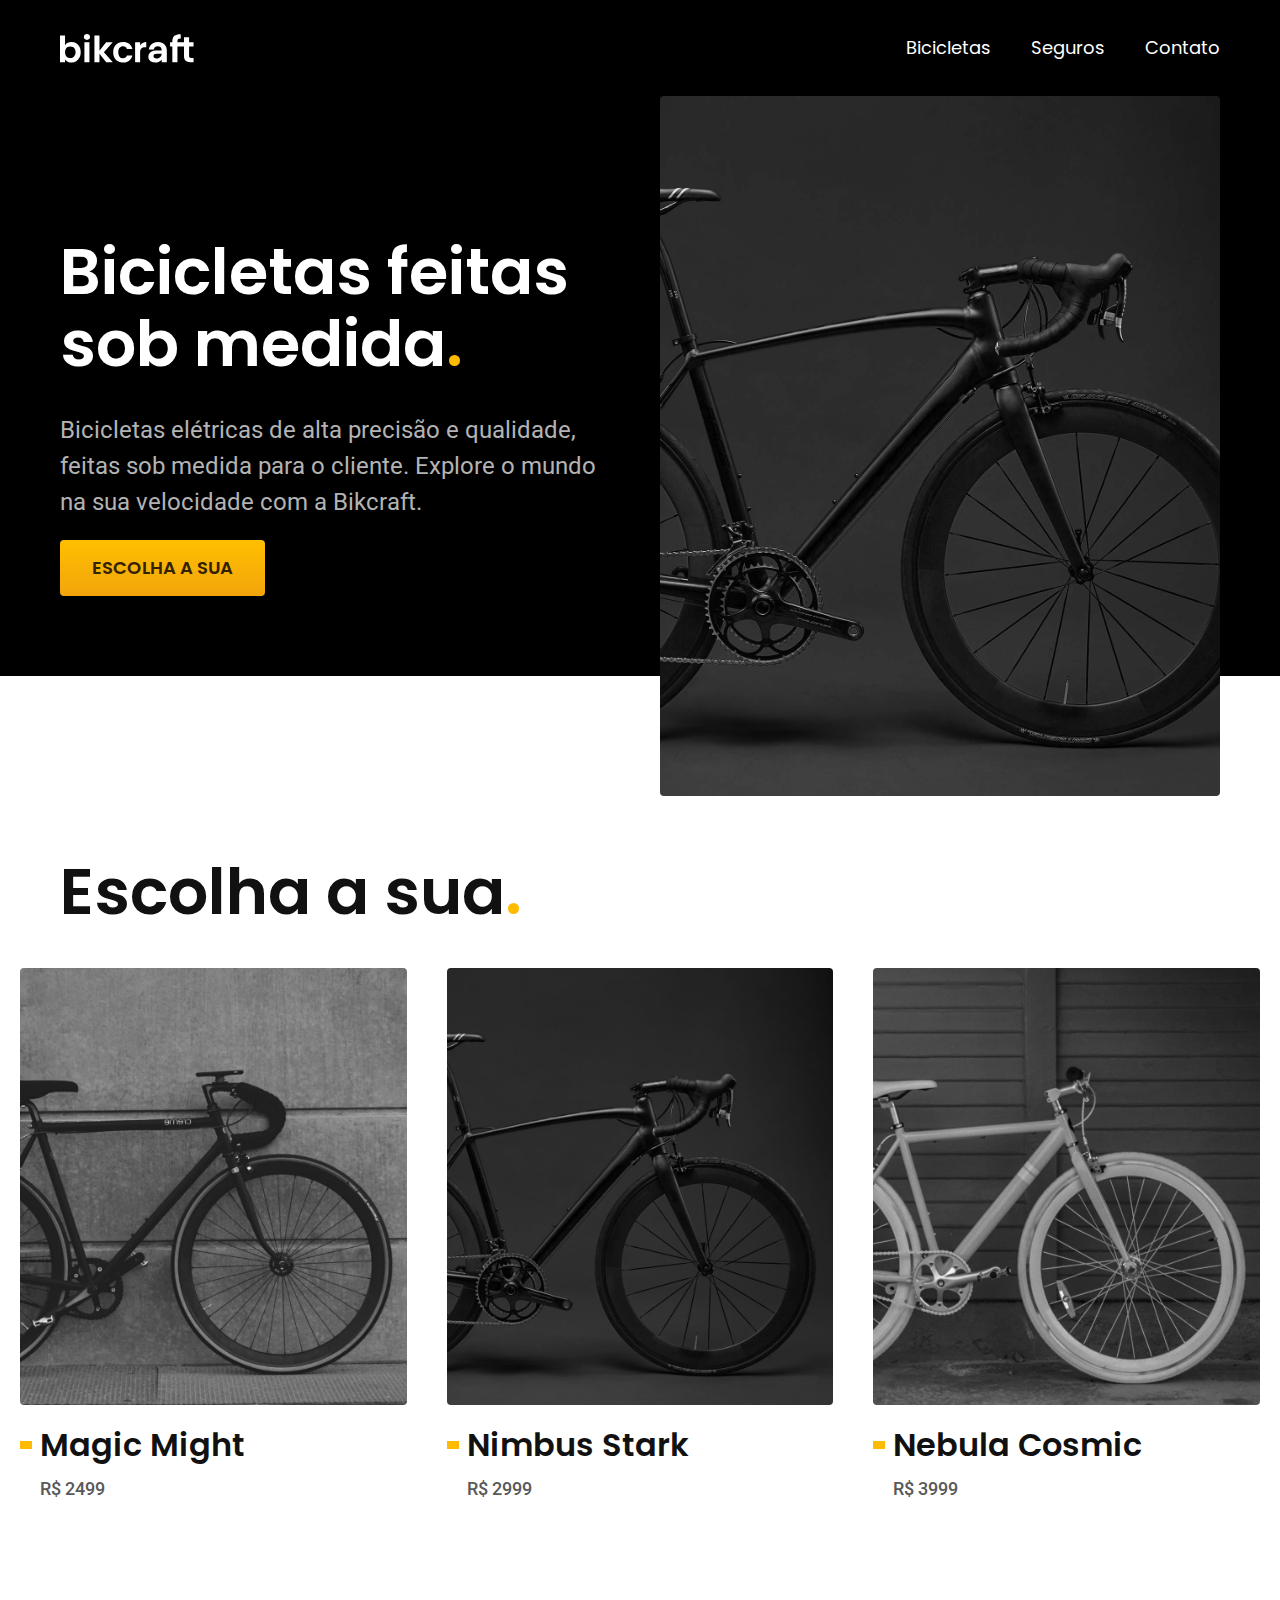
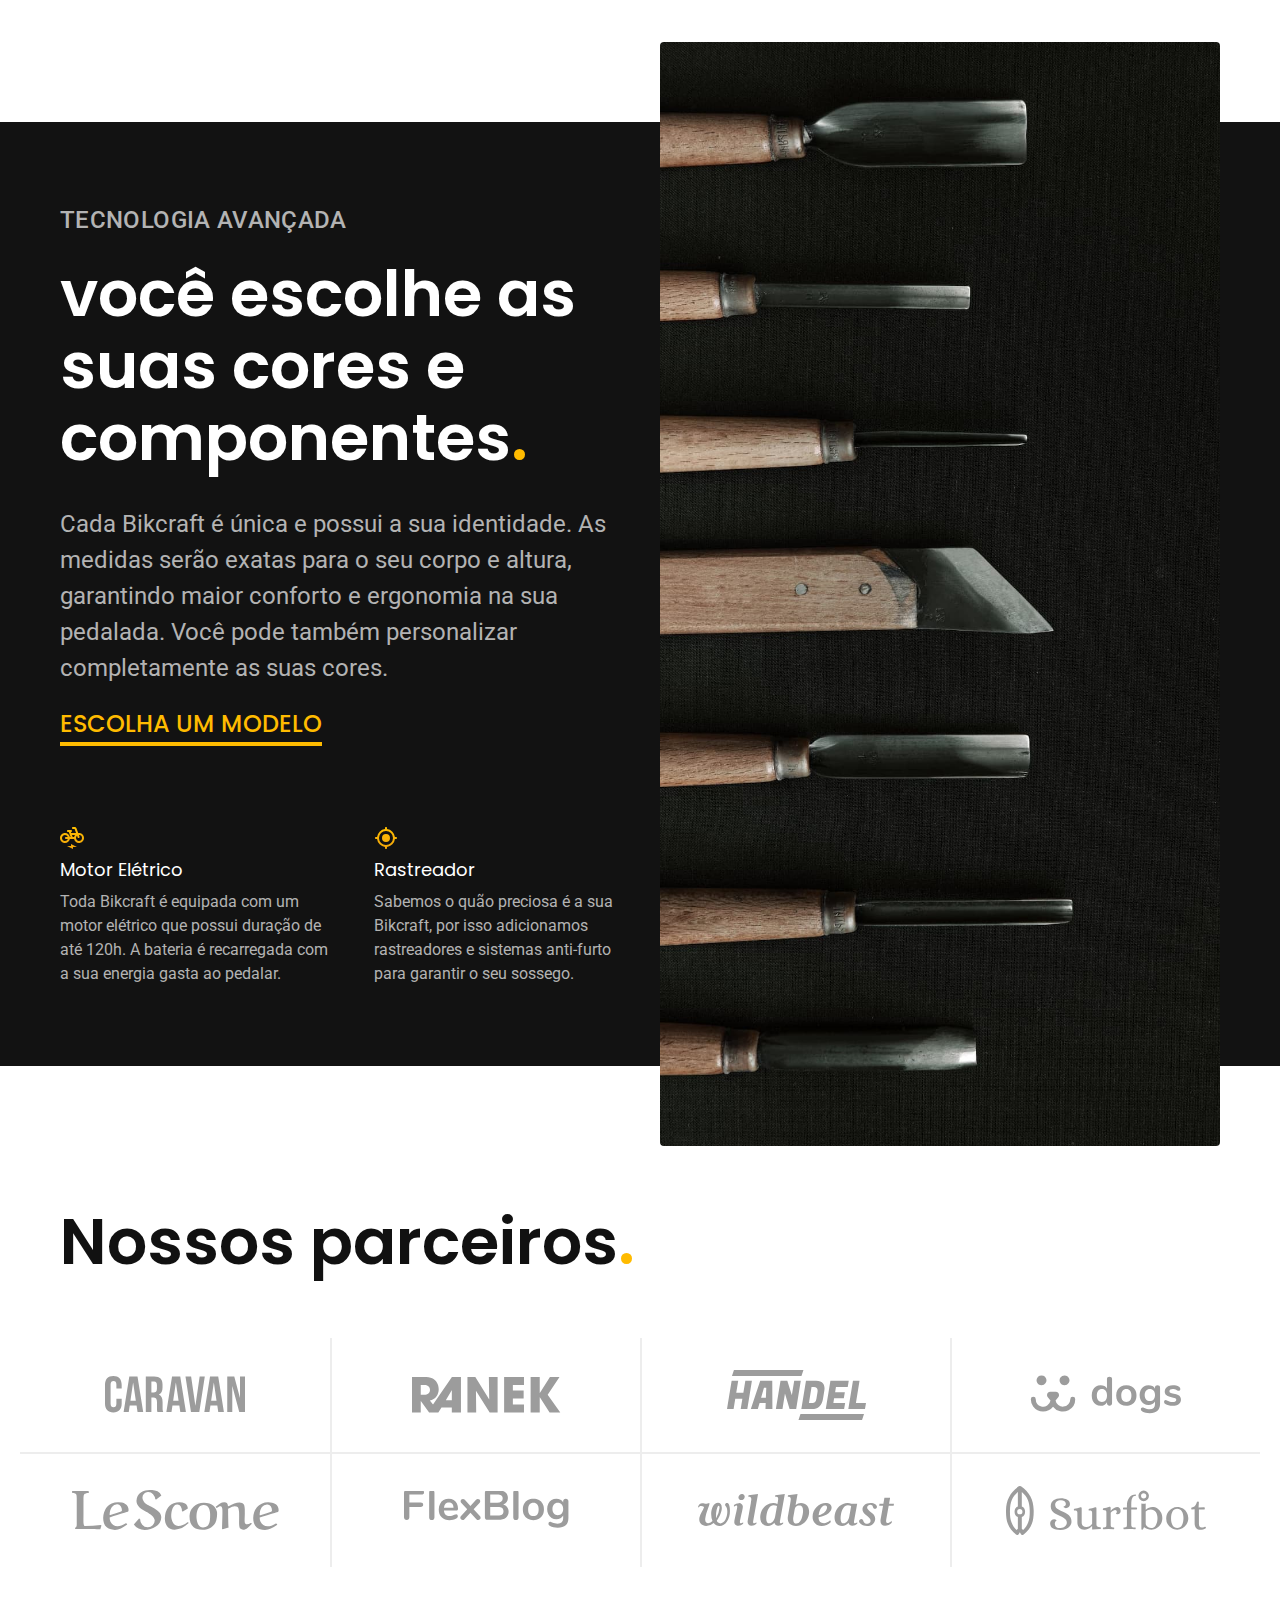
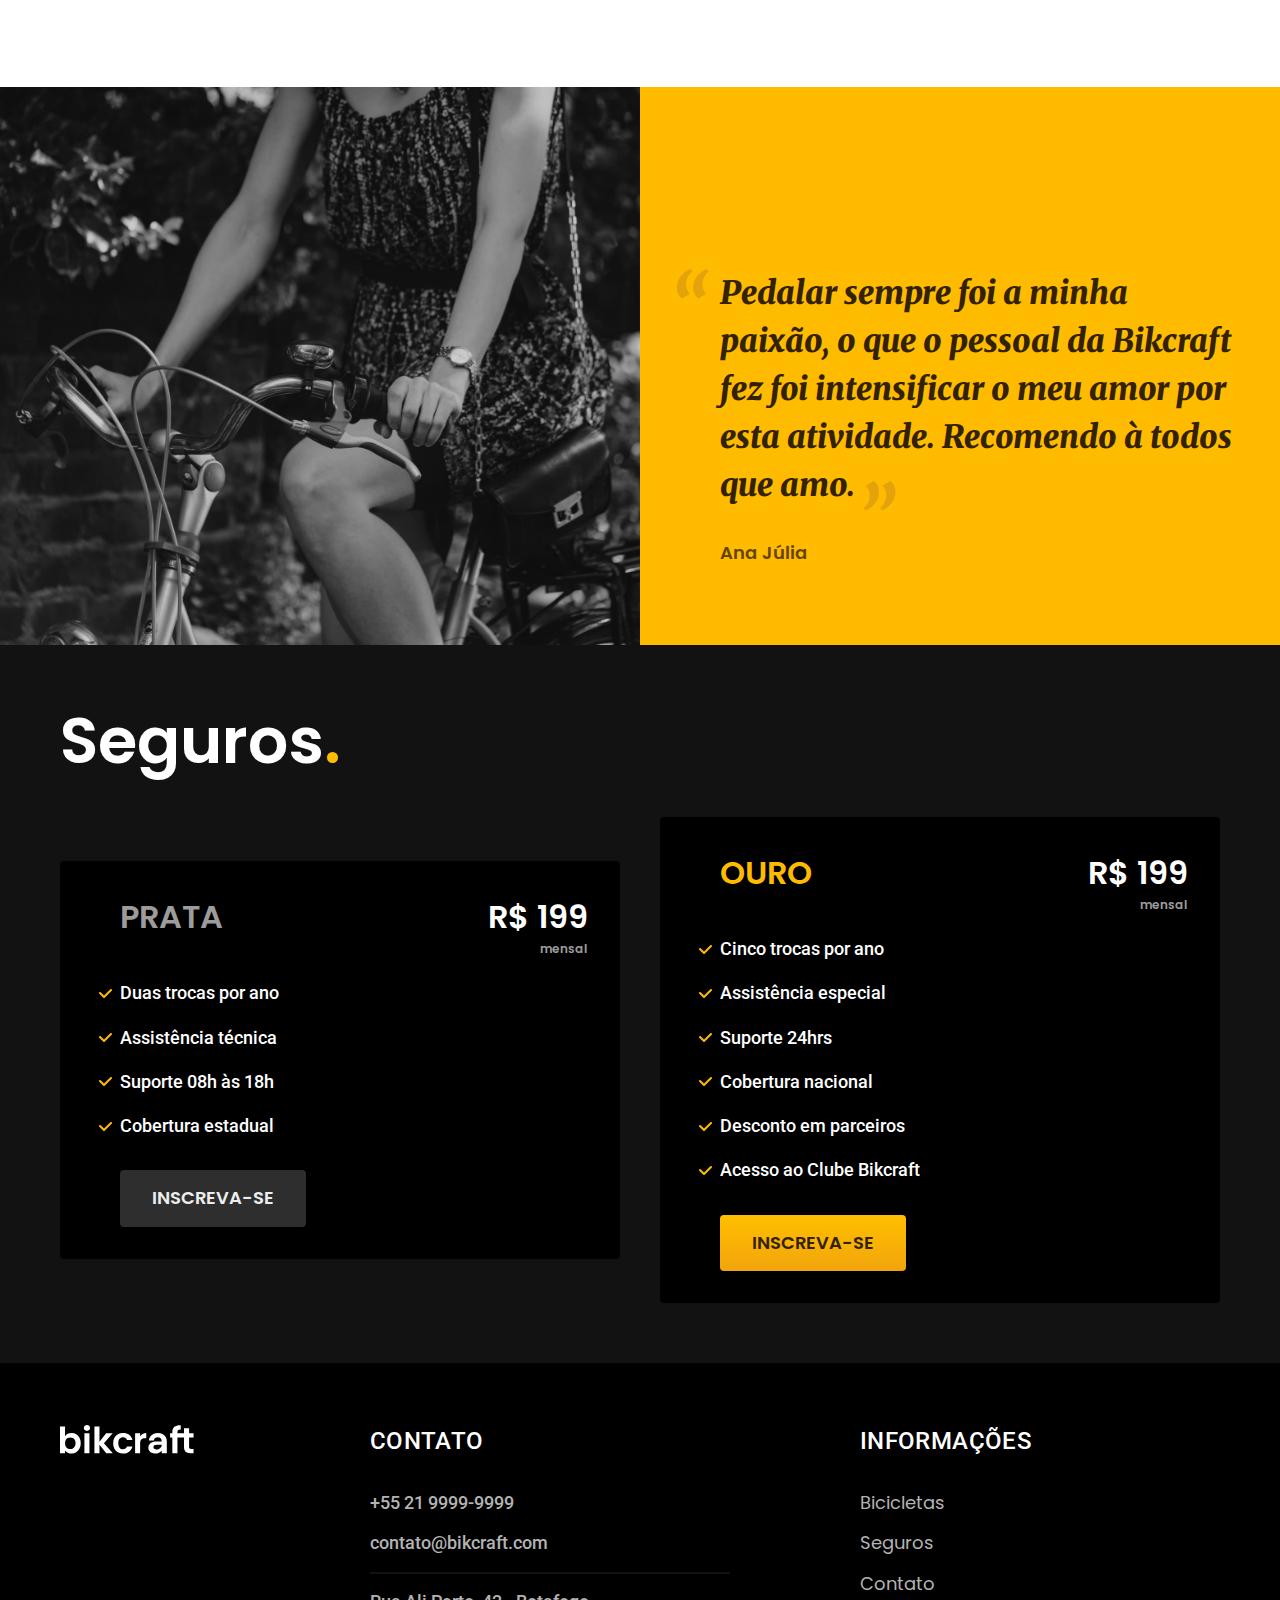
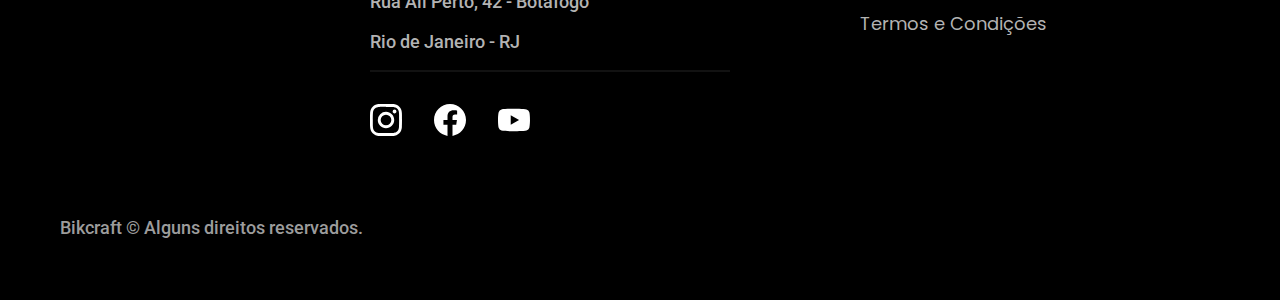
<file: index.html>
<!DOCTYPE html>
<html lang="pt-br">

<head>
  <meta charset="UTF-8">
  <meta http-equiv="X-UA-Compatible" content="IE=edge">
  <meta name="viewport" content="width=device-width, initial-scale=1.0">
  <title>Bikcraft - Bicicletas Elétricas</title>
  <meta name="description" content="Bicicletas elétricas de alta precisão e qualidade,  feitas sob medida para o cliente. Explore o mundo na sua velocidade com a Bikcraft.">

  <link rel="preload" href="./css/style.css" as="style">
  <link rel="stylesheet" href="./css/style.css">


  <link rel="preconnect" href="https://fonts.googleapis.com">
  <link rel="preconnect" href="https://fonts.gstatic.com" crossorigin>
  <link href="https://fonts.googleapis.com/css2?family=Merriweather:ital,wght@1,900&family=Poppins:wght@400;600&family=Roboto:wght@400;500&display=swap" rel="stylesheet">
</head>

<body>
  <header class="header-bg">
    <div class="header container">
      <a href="./">
        <img src="./img/bikcraft.svg" width="136" height="32" alt="Bikcraft">
      </a>
      <nav aria-label="primaria">
        <ul class="header-menu font-1-m c0">
          <li><a href="./bicicletas.html">Bicicletas</a></li>
          <li><a href="./seguros.html">Seguros</a></li>
          <li><a href="./contato.html">Contato</a></li>
        </ul>
      </nav>
    </div>
  </header>

  <main class="introducao-bg">
    <div class="introducao container">
      <div class="introducao-conteudo">
        <h1 class="font-1-xxl c0">Bicicletas feitas sob medida<span class="p1">.</span></h1>
        <p class="font-2-l c5">Bicicletas elétricas de alta precisão e qualidade, feitas sob medida para o cliente. Explore o mundo na sua velocidade com a Bikcraft.</p>
        <a class="btn" href="./bicicletas.html">Escolha a sua</a>
      </div>
      <picture>
        <source media="(max-width: 800px)" srcset="./img/bicicletas/nimbus.jpg">
        <img src="./img/fotos/introducao.jpg" width="1280" height="1600" alt="Bicicleta elétrica preta">
      </picture>
    </div>

  </main>

  <article class="bicicletas-lista">
    <h2 class="container font-1-xxl">Escolha a sua<span class="p1">.</span></h2>
    <ul>
      <li>
        <a href="./bicicletas/magic.html">
          <img src="./img/bicicletas/magic-home.jpg" alt=" Bicicleta preta">
          <h3 class="font-1-xl">Magic Might</h3>
          <span class="font-2-m c8">R$ 2499</span>
        </a>
      </li>
      <li>
        <a href="./bicicletas/nimbus.html">
          <img src="./img/bicicletas/nimbus-home.jpg" alt=" Bicicleta preta">
          <h3 class="font-1-xl">Nimbus Stark</h3>
          <span class="font-2-m c8">R$ 2999</span>
        </a>
      </li>
      <li>
        <a href="./bicicletas/nebula.html">
          <img src="./img/bicicletas/nebula-home.jpg" alt=" Bicicleta preta">
          <h3 class="font-1-xl">Nebula Cosmic</h3>
          <span class="font-2-m c8">R$ 3999</span>
        </a>
      </li>
    </ul>
  </article>

  <article class="tecnologia-bg">
    <div class="tecnologia container">
      <div class="tecnologia-conteudo">
        <span class="font-2-l-b c5">Tecnologia Avançada</span>
        <h2 class="font-1-xxl c0">você escolhe as suas cores e componentes<span class="p1">.</span></h2>
        <p class="font-2-l c5">Cada Bikcraft é única e possui a sua identidade. As medidas serão exatas para o seu corpo e altura, garantindo maior conforto e ergonomia na sua pedalada. Você pode também personalizar completamente as suas cores.</p>
        <a class="link" href="./bicicletas.html">Escolha um modelo</a>
        <div class="tecnologia-vantagens">
          <div>
            <img src="./img/icones/eletrica.svg" alt="">
            <h3 class="font-1-m c0">Motor Elétrico</h3>
            <p class="font-2-s c5">Toda Bikcraft é equipada com um motor elétrico que possui duração de até 120h. A bateria é recarregada com a sua energia gasta ao pedalar.</p>
          </div>
          <div>
            <img src="./img/icones/rastreador.svg" alt="">
            <h3 class="font-1-m c0">Rastreador</h3>
            <p class="font-2-s c5">Sabemos o quão preciosa é a sua Bikcraft, por isso adicionamos rastreadores e sistemas anti-furto para garantir o seu sossego.</p>
          </div>
        </div>
      </div>
      <div class="tecnologia-imagem">
        <img src="./img/fotos/tecnologia.jpg" alt="">
      </div>
    </div>
  </article>

  <section class="parceiros" aria-label="Nossos Parceiros">
    <h2 class="container font-1-xxl">Nossos parceiros<span class="p1">.</span></h2>
    <ul>
      <li><img src="./img/parceiros/caravan.svg" alt="Caravan"></li>
      <li><img src="./img/parceiros/ranek.svg" alt="ranek.svg"></li>
      <li><img src="./img/parceiros/handel.svg" alt="handel.svg"></li>
      <li><img src="./img/parceiros/dogs.svg" alt="dogs.svg"></li>
      <li><img src="./img/parceiros/lescone.svg" alt="lescone.svg"></li>
      <li><img src="./img/parceiros/flexblog.svg" alt="flexblog.svg"></li>
      <li><img src="./img/parceiros/wildbeast.svg" alt="wildbeast.svg"></li>
      <li><img src="./img/parceiros/surfbot.svg" alt="surfbot.svg"></li>
    </ul>
  </section>

  <section class="depoimento" aria-label="Depoimento">
    <div>
      <img src="./img/fotos/depoimento.jpg" alt="Pessoa pedalando uma bicicleta Bikcraft">
    </div>
    <div class="depoimento-conteudo">
      <blockquote class="font-1-xl p5">
        <p>Pedalar sempre foi a minha paixão, o que o pessoal da Bikcraft fez foi intensificar o meu amor por esta atividade. Recomendo à todos que amo.</p>
      </blockquote>
      <span class="font-1-m-b p4">Ana Júlia</span>
    </div>
  </section>

  <article class="seguros-bg">
    <div class="seguros container">
      <h2 class="font-1-xxl c0">Seguros<span class="p1">.</span></h2>
      <div class="seguros-item">
        <h3 class="font-1-xl c6">PRATA</h3>
        <span class="font-1-xl c0">R$ 199 <span class="font-1-xs c6">mensal</span></span>
        <ul class="font-2-m c0">
          <li>Duas trocas por ano</li>
          <li>Assistência técnica</li>
          <li>Suporte 08h às 18h</li>
          <li>Cobertura estadual</li>
        </ul>
        <a class="btn secundario" href="./orcamento.html">Inscreva-se</a>
      </div>
      <div class="seguros-item">
        <h3 class="font-1-xl p1">OURO</h3>
        <span class="font-1-xl c0">R$ 199 <span class="font-1-xs c6">mensal</span></span>
        <ul class="font-2-m c0">
          <li>Cinco trocas por ano</li>
          <li>Assistência especial</li>
          <li>Suporte 24hrs</li>
          <li>Cobertura nacional</li>
          <li>Desconto em parceiros</li>
          <li>Acesso ao Clube Bikcraft</li>
        </ul>
        <a class="btn" href="./orcamento.html">Inscreva-se</a>
      </div>
    </div>
  </article>

  <footer class="footer-bg">
    <div class="footer container">
      <img src="./img/bikcraft.svg" alt="Bikcraft">
      <div class="footer-contato">
        <h3 class="font-2-l-b c0">Contato</h3>
        <ul class="font-2-m c5">
          <li><a href="tel:+552199999999">+55 21 9999-9999</a></li>
          <li><a href="mailto:contato@bikcraft.com">contato@bikcraft.com</a></li>
          <li>Rua Ali Perto, 42 - Botafogo</li>
          <li>Rio de Janeiro - RJ</li>
        </ul>
        <div class="footer-redes">
          <a href="./">
            <img src="./img/redes/instagram.svg" alt="Instagram">
          </a>
          <a href="./">
            <img src="./img/redes/facebook.svg" alt="Facebook">
          </a>
          <a href="./">
            <img src="./img/redes/youtube.svg" alt="Youtube">
          </a>
        </div>
      </div>
      <div class="footer-informacoes">
        <h3 class="font-2-l-b c0">Informações</h3>
        <nav>
          <ul class="font-1-m c5">
            <li><a href="./bicicletas.html">Bicicletas</a></li>
            <li><a href="./seguros.html">Seguros</a></li>
            <li><a href="./contato.html">Contato</a></li>
            <li><a href="./termos.html">Termos e Condições</a></li>
          </ul>
        </nav>
      </div>
      <p class="footer-copy font-2-m c6">Bikcraft © Alguns direitos reservados.</p>
    </div>
  </footer>
</body>

</html>
</file>
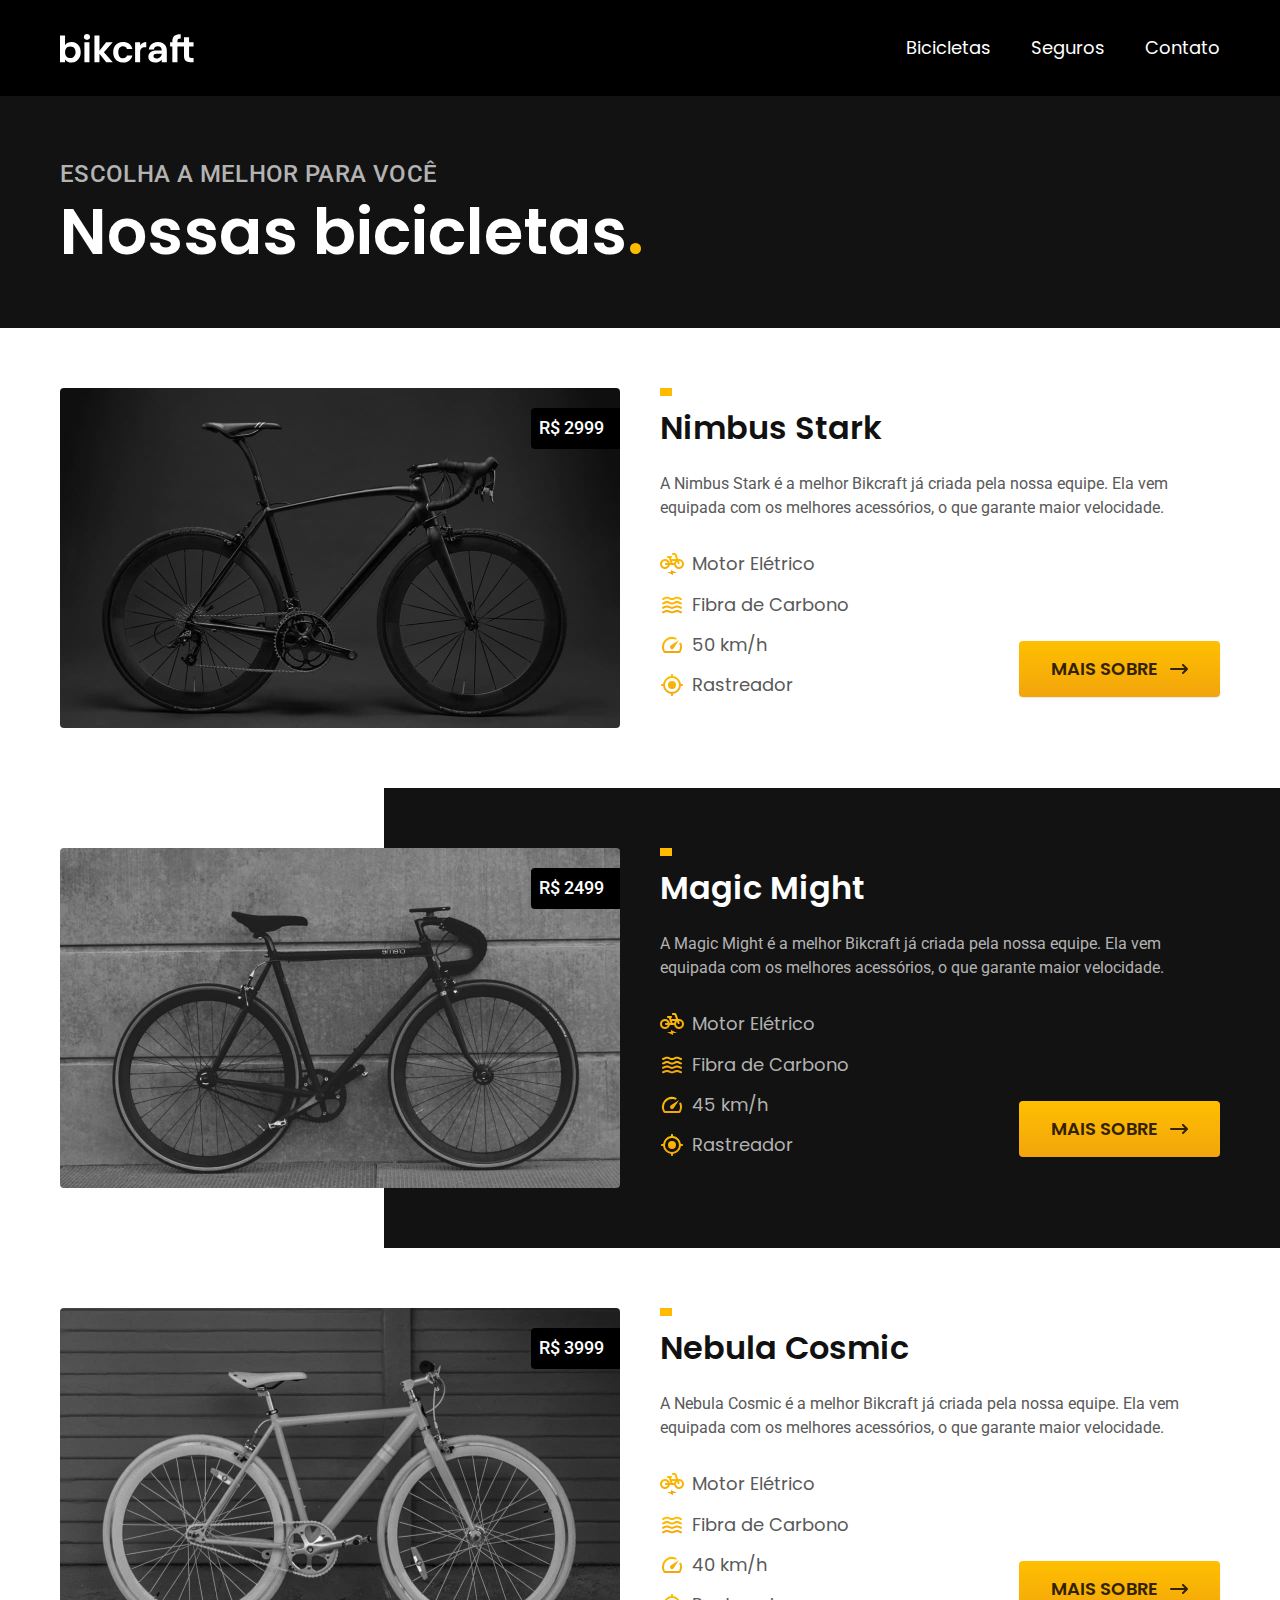
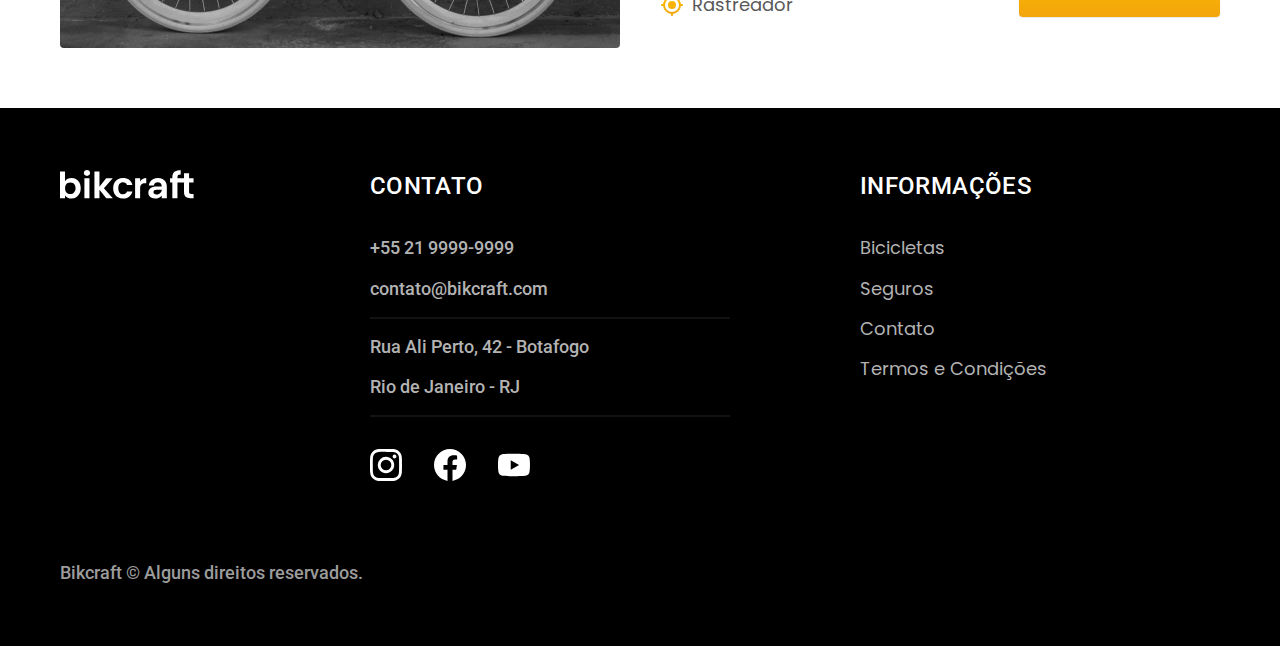
<file: bicicletas.html>
<!DOCTYPE html>
<html lang="pt-br">

<head>
  <meta charset="UTF-8">
  <meta http-equiv="X-UA-Compatible" content="IE=edge">
  <meta name="viewport" content="width=device-width, initial-scale=1.0">
  <title>Bicicletas | Bikcraft</title>
  <meta name="description" content="Bicicletas da Bikcraft.">
  <link rel="preload" href="./css/style.css" as="style">
  <link rel="stylesheet" href="./css/style.css">
  <link rel="preconnect" href="https://fonts.googleapis.com">
  <link rel="preconnect" href="https://fonts.gstatic.com" crossorigin>
  <link href="https://fonts.googleapis.com/css2?family=Merriweather:ital,wght@1,900&family=Poppins:wght@400;600&family=Roboto:wght@400;500&display=swap" rel="stylesheet">
</head>

<body id="bicicletas">
  <header class="header-bg">
    <div class="header container">
      <a href="./">
        <img src="./img/bikcraft.svg" alt="Bikcraft">
      </a>
      <nav aria-label="primaria">
        <ul class="header-menu font-1-m c0">
          <li><a href="./bicicletas.html">Bicicletas</a></li>
          <li><a href="./seguros.html">Seguros</a></li>
          <li><a href="./contato.html">Contato</a></li>
        </ul>
      </nav>
    </div>
  </header>

  <main>
    <div class="titulo-bg">
      <div class="titulo container">
        <p class="font-2-l-b c5">Escolha a melhor para você</p>
        <h1 class="font-1-xxl c0">Nossas bicicletas<span class="p1">.</span></h1>
      </div>
    </div>

    <div class="bicicletas-bg">
      <div class="bicicletas container">
        <div class="bicicletas-imagem">
          <img src="./img/bicicletas/nimbus.jpg" alt="Bicicleta preta">
          <span class="font-2-m c0">R$ 2999</span>
        </div>
        <div class="bicicletas-conteudo">
          <h2 class="font-1-xl">Nimbus Stark</h2>
          <p class="font-2-s c8">A Nimbus Stark é a melhor Bikcraft já criada pela nossa equipe. Ela vem equipada com os melhores acessórios, o que garante maior velocidade.</p>
          <ul class="font-1-m c8">
            <li>
              <img src="./img/icones/eletrica.svg" alt="">
              Motor Elétrico
            </li>
            <li>
              <img src="./img/icones/carbono.svg" alt="">
              Fibra de Carbono
            </li>
            <li>
              <img src="./img/icones/velocidade.svg" alt="">
              50 km/h
            </li>
            <li>
              <img src="./img/icones/rastreador.svg" alt="">
              Rastreador
            </li>
          </ul>
          <a class="btn seta" href="./bicicletas/nimbus.html">Mais sobre</a>
        </div>
      </div>
    </div>

    <div class="bicicletas-bg">
      <div class="bicicletas container">
        <div class="bicicletas-imagem">
          <img src="./img/bicicletas/magic.jpg" alt="Bicicleta preta">
          <span class="font-2-m c0">R$ 2499</span>
        </div>
        <div class="bicicletas-conteudo">
          <h2 class="font-1-xl c0">Magic Might</h2>
          <p class="font-2-s c5">A Magic Might é a melhor Bikcraft já criada pela nossa equipe. Ela vem equipada com os melhores acessórios, o que garante maior velocidade.</p>
          <ul class="font-1-m c5">
            <li>
              <img src="./img/icones/eletrica.svg" alt="">
              Motor Elétrico
            </li>
            <li>
              <img src="./img/icones/carbono.svg" alt="">
              Fibra de Carbono
            </li>
            <li>
              <img src="./img/icones/velocidade.svg" alt="">
              45 km/h
            </li>
            <li>
              <img src="./img/icones/rastreador.svg" alt="">
              Rastreador
            </li>
          </ul>
          <a class="btn seta" href="./bicicletas/magic.html">Mais sobre</a>
        </div>
      </div>
    </div>

    <div class="bicicletas-bg">
      <div class="bicicletas container">
        <div class="bicicletas-imagem">
          <img src="./img/bicicletas/nebula.jpg" alt="Bicicleta preta">
          <span class="font-2-m c0">R$ 3999</span>
        </div>
        <div class="bicicletas-conteudo">
          <h2 class="font-1-xl">Nebula Cosmic</h2>
          <p class="font-2-s c8">A Nebula Cosmic é a melhor Bikcraft já criada pela nossa equipe. Ela vem equipada com os melhores acessórios, o que garante maior velocidade.</p>
          <ul class="font-1-m c8">
            <li>
              <img src="./img/icones/eletrica.svg" alt="">
              Motor Elétrico
            </li>
            <li>
              <img src="./img/icones/carbono.svg" alt="">
              Fibra de Carbono
            </li>
            <li>
              <img src="./img/icones/velocidade.svg" alt="">
              40 km/h
            </li>
            <li>
              <img src="./img/icones/rastreador.svg" alt="">
              Rastreador
            </li>
          </ul>
          <a class="btn seta" href="./bicicletas/nebula.html">Mais sobre</a>
        </div>
      </div>
    </div>

  </main>

  <footer class="footer-bg">
    <div class="footer container">
      <img src="./img/bikcraft.svg" alt="Bikcraft">
      <div class="footer-contato">
        <h3 class="font-2-l-b c0">Contato</h3>
        <ul class="font-2-m c5">
          <li><a href="tel:+552199999999">+55 21 9999-9999</a></li>
          <li><a href="mailto:contato@bikcraft.com">contato@bikcraft.com</a></li>
          <li>Rua Ali Perto, 42 - Botafogo</li>
          <li>Rio de Janeiro - RJ</li>
        </ul>
        <div class="footer-redes">
          <a href="./">
            <img src="./img/redes/instagram.svg" alt="Instagram">
          </a>
          <a href="./">
            <img src="./img/redes/facebook.svg" alt="Facebook">
          </a>
          <a href="./">
            <img src="./img/redes/youtube.svg" alt="Youtube">
          </a>
        </div>
      </div>
      <div class="footer-informacoes">
        <h3 class="font-2-l-b c0">Informações</h3>
        <nav>
          <ul class="font-1-m c5">
            <li><a href="./bicicletas.html">Bicicletas</a></li>
            <li><a href="./seguros.html">Seguros</a></li>
            <li><a href="./contato.html">Contato</a></li>
            <li><a href="./termos.html">Termos e Condições</a></li>
          </ul>
        </nav>
      </div>
      <p class="footer-copy font-2-m c6">Bikcraft © Alguns direitos reservados.</p>
    </div>
  </footer>
</body>

</html>
</file>
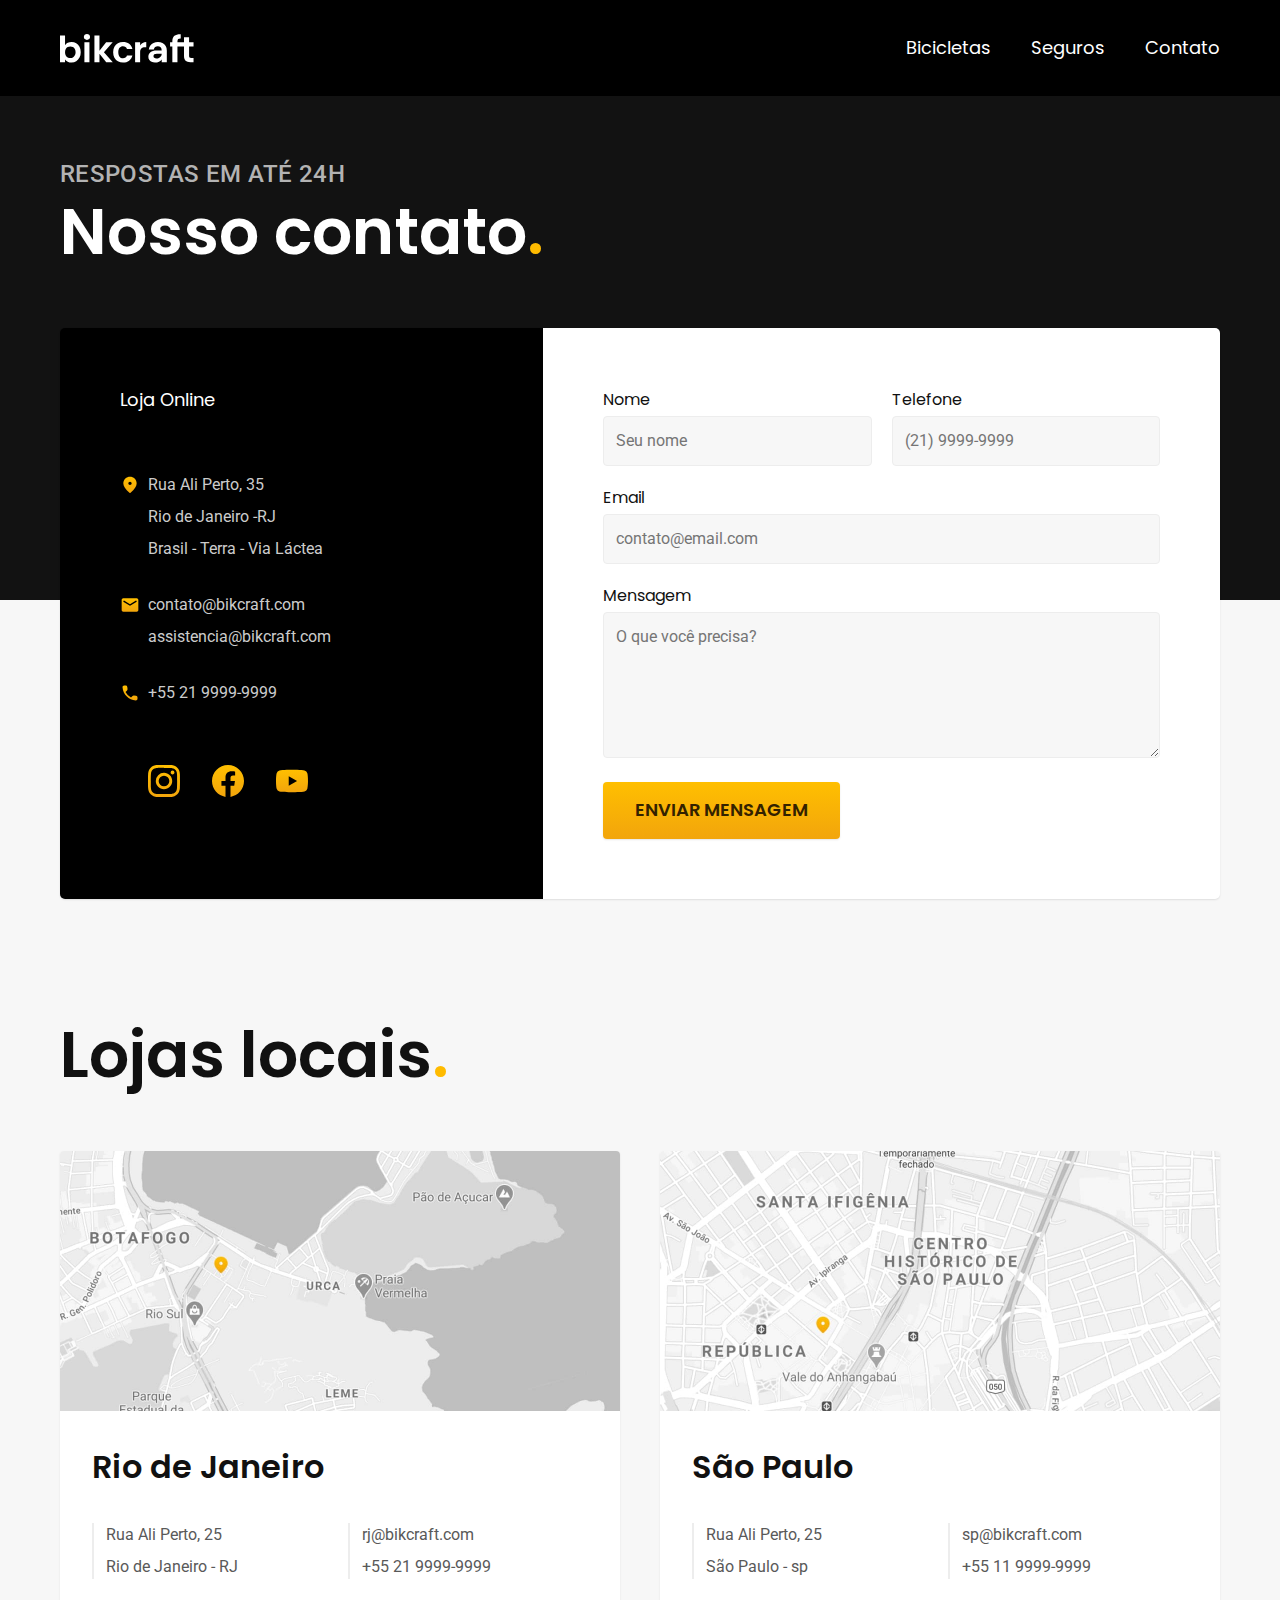
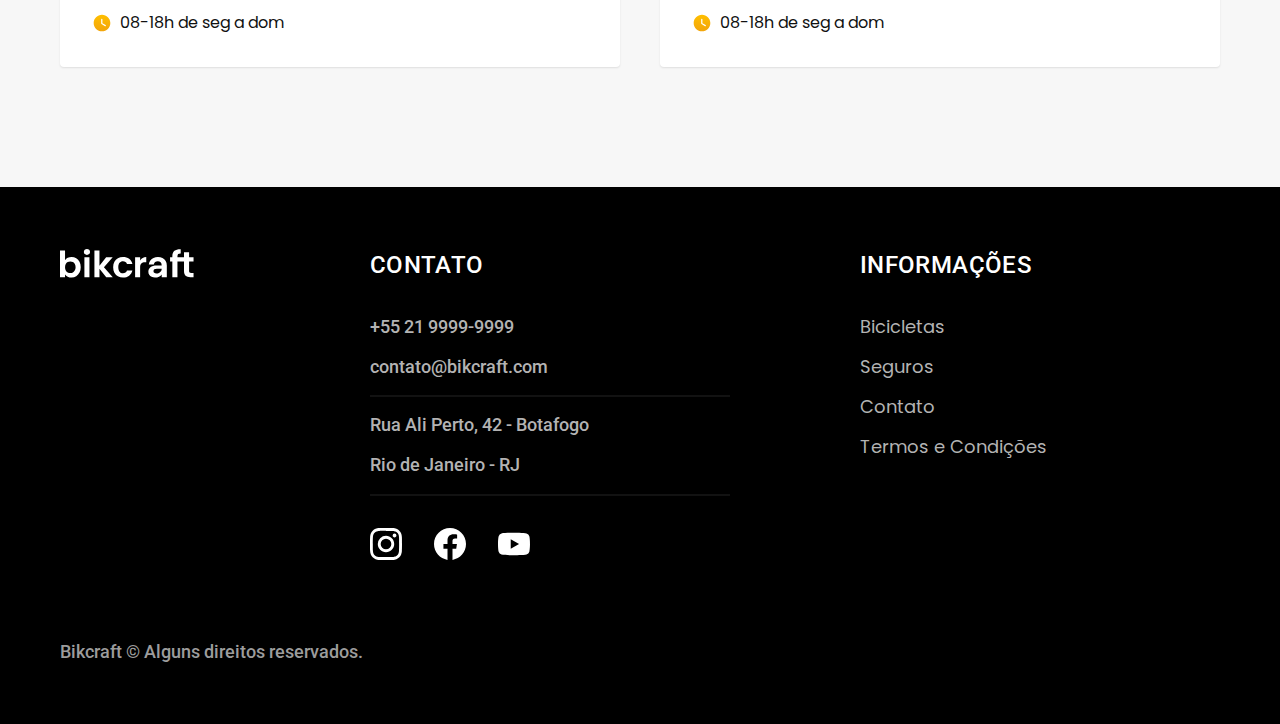
<file: contato.html>
<!DOCTYPE html>
<html lang="pt-br">

<head>
  <meta charset="UTF-8">
  <meta http-equiv="X-UA-Compatible" content="IE=edge">
  <meta name="viewport" content="width=device-width, initial-scale=1.0">
  <title>Contato | Bikcraft</title>
  <meta name="description" content="Termos e condições da Bikcraft.">
  <link rel="preload" href="./css/style.css" as="style">
  <link rel="stylesheet" href="./css/style.css">
  <link rel="preconnect" href="https://fonts.googleapis.com">
  <link rel="preconnect" href="https://fonts.gstatic.com" crossorigin>
  <link href="https://fonts.googleapis.com/css2?family=Merriweather:ital,wght@1,900&family=Poppins:wght@400;600&family=Roboto:wght@400;500&display=swap" rel="stylesheet">
</head>

<body id="contato">
  <header class="header-bg">
    <div class="header container">
      <a href="./">
        <img src="./img/bikcraft.svg" alt="Bikcraft">
      </a>
      <nav aria-label="primaria">
        <ul class="header-menu font-1-m c0">
          <li><a href="./bicicletas.html">Bicicletas</a></li>
          <li><a href="./seguros.html">Seguros</a></li>
          <li><a href="./contato.html">Contato</a></li>
        </ul>
      </nav>
    </div>
  </header>
  <main>
    <div class="titulo-bg">
      <div class="titulo container">
        <p class="font-2-l-b c5">Respostas em até 24h</p>
        <h1 class="font-1-xxl c0">Nosso contato<span class="p1">.</span></h1>
      </div>
    </div>

    <div class="contato container">
      <section class="contato-dados" aria-label="Endereço">
        <h2 class="font-1-m c0">Loja Online</h2>
        <div class="contato-endereco font-2-s c4">
          <p>Rua Ali Perto, 35</p>
          <p>Rio de Janeiro -RJ</p>
          <p>Brasil - Terra - Via Láctea</p>
        </div>
        <address class="contato-meios font-2-s c4">
          <a href="mailto:contato@bikcraft.com">contato@bikcraft.com</a>
          <a href="mailto:assistencia@bikcraft.com">assistencia@bikcraft.com</a>
          <a href="tel:+552199999999">+55 21 9999-9999</a>
        </address>
        <div class="contato-redes">
          <a href="./">
            <img src="./img/redes/instagram-p.svg" alt="Instagram">
          </a>
          <a href="./">
            <img src="./img/redes/facebook-p.svg" alt="Facebook">
          </a>
          <a href="./">
            <img src="./img/redes/youtube-p.svg" alt="Youtube">
          </a>
        </div>
      </section>
      <section class="contato-formulario" aria-label="Formulário">
        <form class="form" action="./contato.html">
          <div>
            <label for="nome">Nome</label>
            <input type="text" id="nome" name="nome" placeholder="Seu nome">
          </div>
          <div>
            <label for="telefone">Telefone</label>
            <input type="text" id="telefone" name="telefone" placeholder="(21) 9999-9999">
          </div>
          <div class="col-2">
            <label for="email">Email</label>
            <input type="email" id="email" name="email" placeholder="contato@email.com">
          </div>
          <div class="col-2">
            <label for="mensagem">Mensagem</label>
            <textarea rows="5" id="mensagem" name="mensagem" placeholder="O que você precisa?"></textarea>
          </div>
          <button class="btn col-2">Enviar Mensagem</button>
        </form>
      </section>
    </div>

  </main>

  <article class="lojas container">
    <h2 class="font-1-xxl">Lojas locais<span class="p1">.</span></h2>
    <div class="lojas-item">
      <img src="./img/lojas/rj.jpg" alt="mapa marcando o endereço em Rua Ali Perto, 25 Rio De Janeiro - RJ">
      <div class="lojas-conteudo">
        <h3 class="font-1-xl">Rio de Janeiro</h3>
        <div class="lojas-dados font-2-s c8">
          <p>Rua Ali Perto, 25</p>
          <p>Rio de Janeiro - RJ</p>
        </div>
        <div class="lojas-dados font-2-s c8">
          <a href="mailto:rj@bikcraft.com">rj@bikcraft.com</a>
          <a href="tel:+552199999999">+55 21 9999-9999</a>
        </div>
        <p class="lojas-tempo font-1-s"><img src="./img/icones/horario.svg" alt=""> 08-18h de seg a dom</p>
      </div>
    </div>
    <div class="lojas-item">
      <img src="./img/lojas/sp.jpg" alt="mapa marcando o endereço em Rua Ali Perto, 25 São Paulo - sp">
      <div class="lojas-conteudo">
        <h3 class="font-1-xl">São Paulo</h3>
        <div class="lojas-dados font-2-s c8">
          <p>Rua Ali Perto, 25</p>
          <p>São Paulo - sp</p>
        </div>
        <div class="lojas-dados font-2-s c8">
          <a href="mailto:sp@bikcraft.com">sp@bikcraft.com</a>
          <a href="tel:+551199999999">+55 11 9999-9999</a>
        </div>
        <p class="lojas-tempo font-1-s"><img src="./img/icones/horario.svg" alt=""> 08-18h de seg a dom</p>
      </div>
    </div>
  </article>

  <footer class="footer-bg">
    <div class="footer container">
      <img src="./img/bikcraft.svg" alt="Bikcraft">
      <div class="footer-contato">
        <h3 class="font-2-l-b c0">Contato</h3>
        <ul class="font-2-m c5">
          <li><a href="tel:+552199999999">+55 21 9999-9999</a></li>
          <li><a href="mailto:contato@bikcraft.com">contato@bikcraft.com</a></li>
          <li>Rua Ali Perto, 42 - Botafogo</li>
          <li>Rio de Janeiro - RJ</li>
        </ul>
        <div class="footer-redes">
          <a href="./">
            <img src="./img/redes/instagram.svg" alt="Instagram">
          </a>
          <a href="./">
            <img src="./img/redes/facebook.svg" alt="Facebook">
          </a>
          <a href="./">
            <img src="./img/redes/youtube.svg" alt="Youtube">
          </a>
        </div>
      </div>
      <div class="footer-informacoes">
        <h3 class="font-2-l-b c0">Informações</h3>
        <nav>
          <ul class="font-1-m c5">
            <li><a href="./bicicletas.html">Bicicletas</a></li>
            <li><a href="./seguros.html">Seguros</a></li>
            <li><a href="./contato.html">Contato</a></li>
            <li><a href="./termos.html">Termos e Condições</a></li>
          </ul>
        </nav>
      </div>
      <p class="footer-copy font-2-m c6">Bikcraft © Alguns direitos reservados.</p>
    </div>
  </footer>
</body>

</html>
</file>
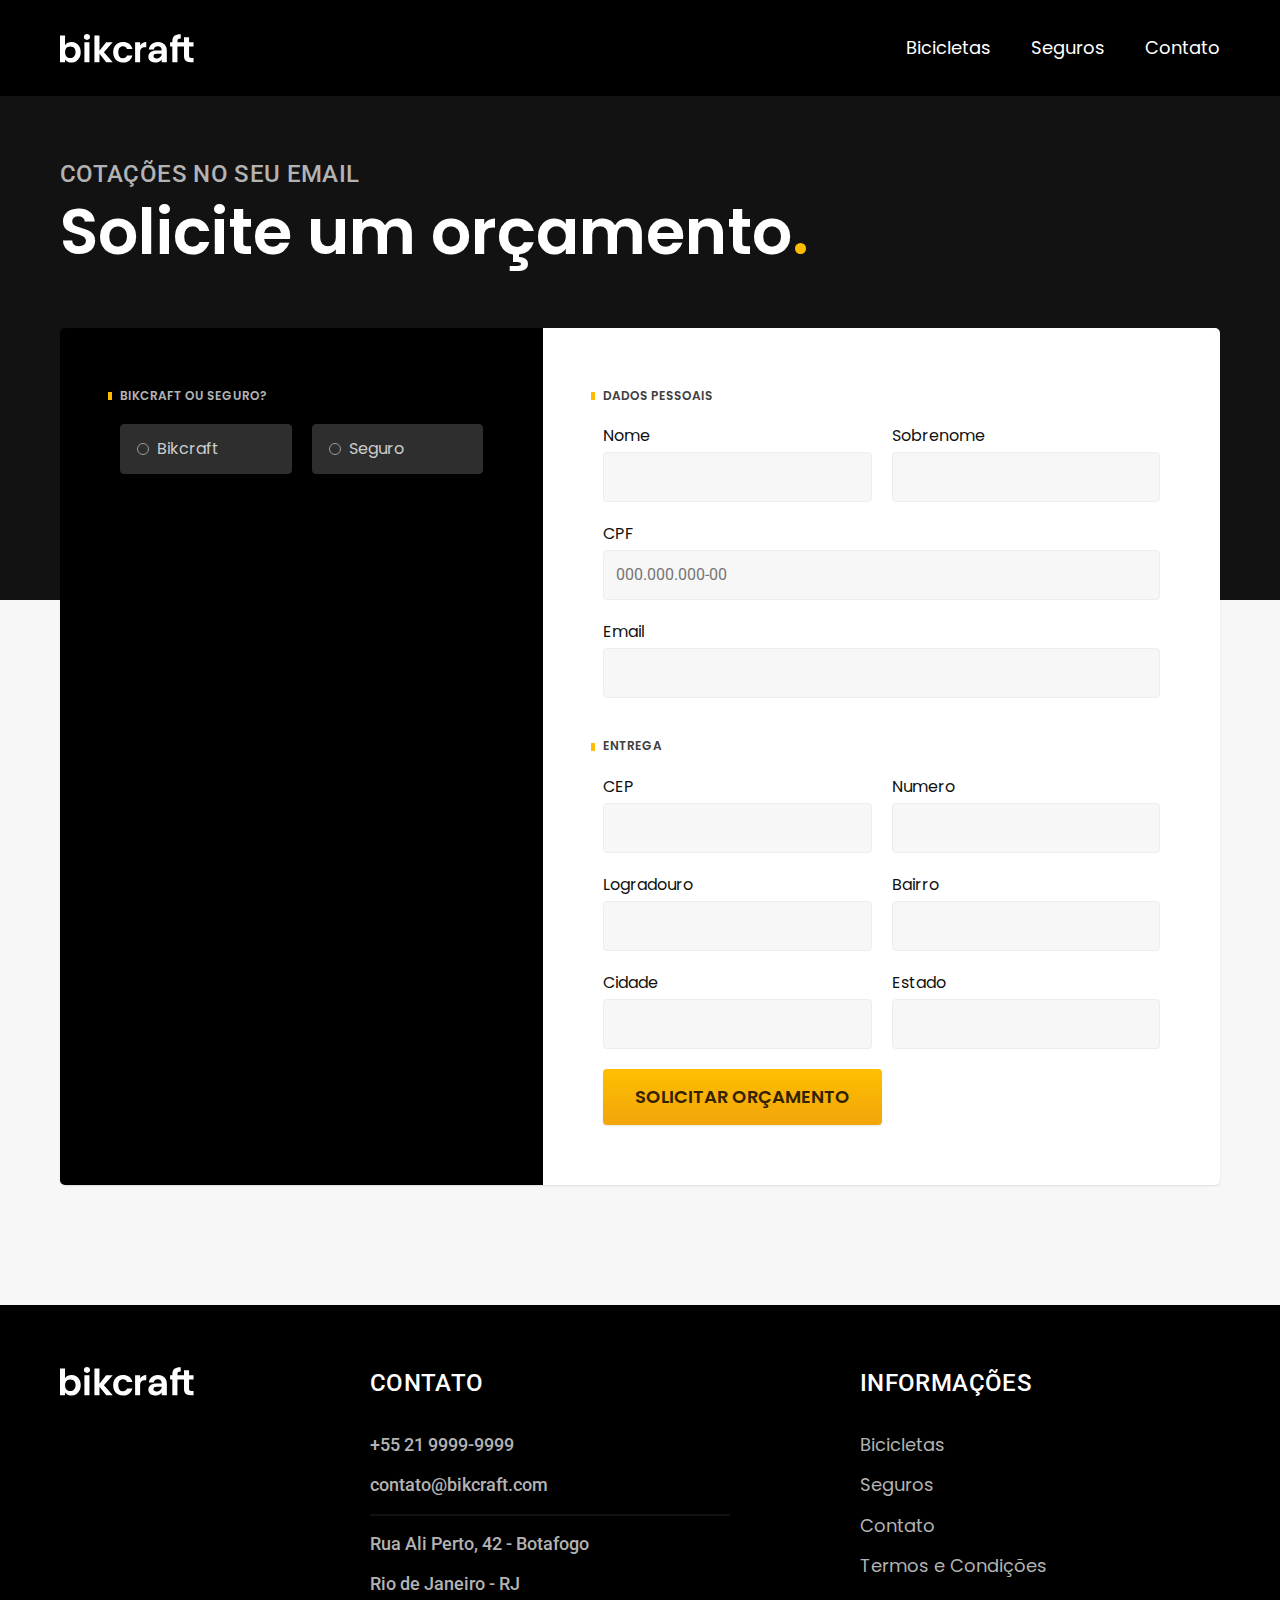
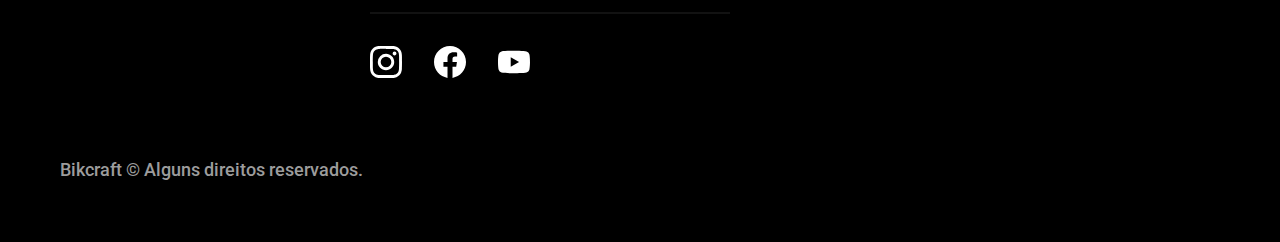
<file: orcamento.html>
<!DOCTYPE html>
<html lang="pt-br">

<head>
  <meta charset="UTF-8">
  <meta http-equiv="X-UA-Compatible" content="IE=edge">
  <meta name="viewport" content="width=device-width, initial-scale=1.0">
  <title>Orçamento | Bikcraft</title>
  <meta name="description" content="Termos e condições da Bikcraft.">
  <link rel="preload" href="./css/style.css" as="style">
  <link rel="stylesheet" href="./css/style.css">
  <link rel="preconnect" href="https://fonts.googleapis.com">
  <link rel="preconnect" href="https://fonts.gstatic.com" crossorigin>
  <link href="https://fonts.googleapis.com/css2?family=Merriweather:ital,wght@1,900&family=Poppins:wght@400;600&family=Roboto:wght@400;500&display=swap" rel="stylesheet">
</head>

<body id="orcamento">
  <header class="header-bg">
    <div class="header container">
      <a href="./">
        <img src="./img/bikcraft.svg" alt="Bikcraft">
      </a>
      <nav aria-label="primaria">
        <ul class="header-menu font-1-m c0">
          <li><a href="./bicicletas.html">Bicicletas</a></li>
          <li><a href="./seguros.html">Seguros</a></li>
          <li><a href="./contato.html">Contato</a></li>
        </ul>
      </nav>
    </div>
  </header>

  <main>
    <div class="titulo-bg">
      <div class="titulo container">
        <p class="font-2-l-b c5">Cotações no seu email</p>
        <h1 class="font-1-xxl c0">Solicite um orçamento<span class="p1">.</span></h1>
      </div>
    </div>

    <form class="orcamento container" action="./">
      <div class="orcamento-produto">
        <h2 class="font-1-xs c5">Bikcraft ou Seguro?</h2>

        <input type="radio" name="tipo" value="bikcraft" id="bikcraft">
        <label for="bikcraft">Bikcraft</label>

        <input type="radio" name="tipo" value="seguro" id="seguro">
        <label for="seguro">Seguro</label>

        <div class="orcamento-conteudo" id="orcamento-bikcraft">
          <h2 class="font-1-xs c5">Escolha a sua</h2>

          <input type="radio" name="produto" value="nimbus" id="nimbus">
          <label for="nimbus">Nimbus Stark <span>R$ 4999</span></label>

          <div class="orcamento-detalhes">
            <ul class="font-1-xs c8">
              <li><img src="./img/icones/eletrica.svg" alt="">Motor Elétrico</li>
              <li><img src="./img/icones/carbono.svg" alt="">Fibra de Carbono</li>
              <li><img src="./img/icones/velocidade.svg" alt="">50 km/h</li>
              <li><img src="./img/icones/rastreador.svg" alt="">Rastreador</li>
            </ul>
            <img src="./img/bicicletas/nimbus.jpg" alt="Bicicleta preta">
          </div>

          <input type="radio" name="produto" value="magic" id="magic">
          <label for="magic">Magic Might <span>R$ 2499</span></label>

          <div class="orcamento-detalhes">
            <ul class="font-1-xs c8">
              <li><img src="./img/icones/eletrica.svg" alt="">Motor Elétrico</li>
              <li><img src="./img/icones/carbono.svg" alt="">Fibra de Carbono</li>
              <li><img src="./img/icones/velocidade.svg" alt="">45 km/h</li>
              <li><img src="./img/icones/rastreador.svg" alt="">Rastreador</li>
            </ul>
            <img src="./img/bicicletas/magic.jpg" alt="Bicicleta preta">
          </div>

          <input type="radio" name="produto" value="nebula" id="nebula">
          <label for="nebula">Nebula Cosmic <span>R$ 3999</span></label>


          <div class="orcamento-detalhes">
            <ul class="font-1-xs c8">
              <li><img src="./img/icones/eletrica.svg" alt="">Motor Elétrico</li>
              <li><img src="./img/icones/carbono.svg" alt="">Fibra de Carbono</li>
              <li><img src="./img/icones/velocidade.svg" alt="">40 km/h</li>
              <li><img src="./img/icones/rastreador.svg" alt="">Rastreador</li>
            </ul>
            <img src="./img/bicicletas/nebula.jpg" alt="Bicicleta preta">
          </div>
        </div>

        <div class="orcamento-conteudo" id="orcamento-seguro">
          <h2 class="font-1-xs c5">Escolha o plano</h2>

          <input type="radio" name="produto" value="prata" id="prata">
          <label for="prata">Prata <span>R$ 199</span></label>

          <input type="radio" name="produto" value="ouro" id="ouro">
          <label for="ouro">Ouro <span>R$ 299</span></label>
        </div>

      </div>
      <div class="orcamento-dados form">
        <h2 class="font-1-xs c9 col-2">Dados pessoais</h2>
        <div>
          <label for="nome">Nome</label>
          <input type="text" id="nome" name="nome">
        </div>
        <div>
          <label for="sobrenome">Sobrenome</label>
          <input type="text" id="sobrenome" name="sobrenome">
        </div>
        <div class="col-2">
          <label for="cpf">CPF</label>
          <input type="text" id="cpf" name="cpf" placeholder="000.000.000-00">
        </div>
        <div class="col-2">
          <label for="email">Email</label>
          <input type="email" id="email" name="email">
        </div>
        <h2 class="font-1-xs c9 col-2">Entrega</h2>
        <div>
          <label for="cep">CEP</label>
          <input type="text" id="cep" name="cep">
        </div>
        <div>
          <label for="numero">Numero</label>
          <input type="text" id="numero" name="numero">
        </div>
        <div>
          <label for="logradouro">Logradouro</label>
          <input type="text" id="logradouro" name="logradouro">
        </div>
        <div>
          <label for="bairro">Bairro</label>
          <input type="text" id="bairro" name="bairro">
        </div>
        <div>
          <label for="cidade">Cidade</label>
          <input type="text" id="cidade" name="cidade">
        </div>
        <div>
          <label for="estado">Estado</label>
          <input type="text" id="estado" name="estado">
        </div>
        <button class="btn col-2">Solicitar Orçamento</button>
      </div>
    </form>
  </main>

  <footer class="footer-bg">
    <div class="footer container">
      <img src="./img/bikcraft.svg" alt="Bikcraft">
      <div class="footer-contato">
        <h3 class="font-2-l-b c0">Contato</h3>
        <ul class="font-2-m c5">
          <li><a href="tel:+552199999999">+55 21 9999-9999</a></li>
          <li><a href="mailto:contato@bikcraft.com">contato@bikcraft.com</a></li>
          <li>Rua Ali Perto, 42 - Botafogo</li>
          <li>Rio de Janeiro - RJ</li>
        </ul>
        <div class="footer-redes">
          <a href="./">
            <img src="./img/redes/instagram.svg" alt="Instagram">
          </a>
          <a href="./">
            <img src="./img/redes/facebook.svg" alt="Facebook">
          </a>
          <a href="./">
            <img src="./img/redes/youtube.svg" alt="Youtube">
          </a>
        </div>
      </div>
      <div class="footer-informacoes">
        <h3 class="font-2-l-b c0">Informações</h3>
        <nav>
          <ul class="font-1-m c5">
            <li><a href="./bicicletas.html">Bicicletas</a></li>
            <li><a href="./seguros.html">Seguros</a></li>
            <li><a href="./contato.html">Contato</a></li>
            <li><a href="./termos.html">Termos e Condições</a></li>
          </ul>
        </nav>
      </div>
      <p class="footer-copy font-2-m c6">Bikcraft © Alguns direitos reservados.</p>
    </div>
  </footer>
</body>

</html>
</file>
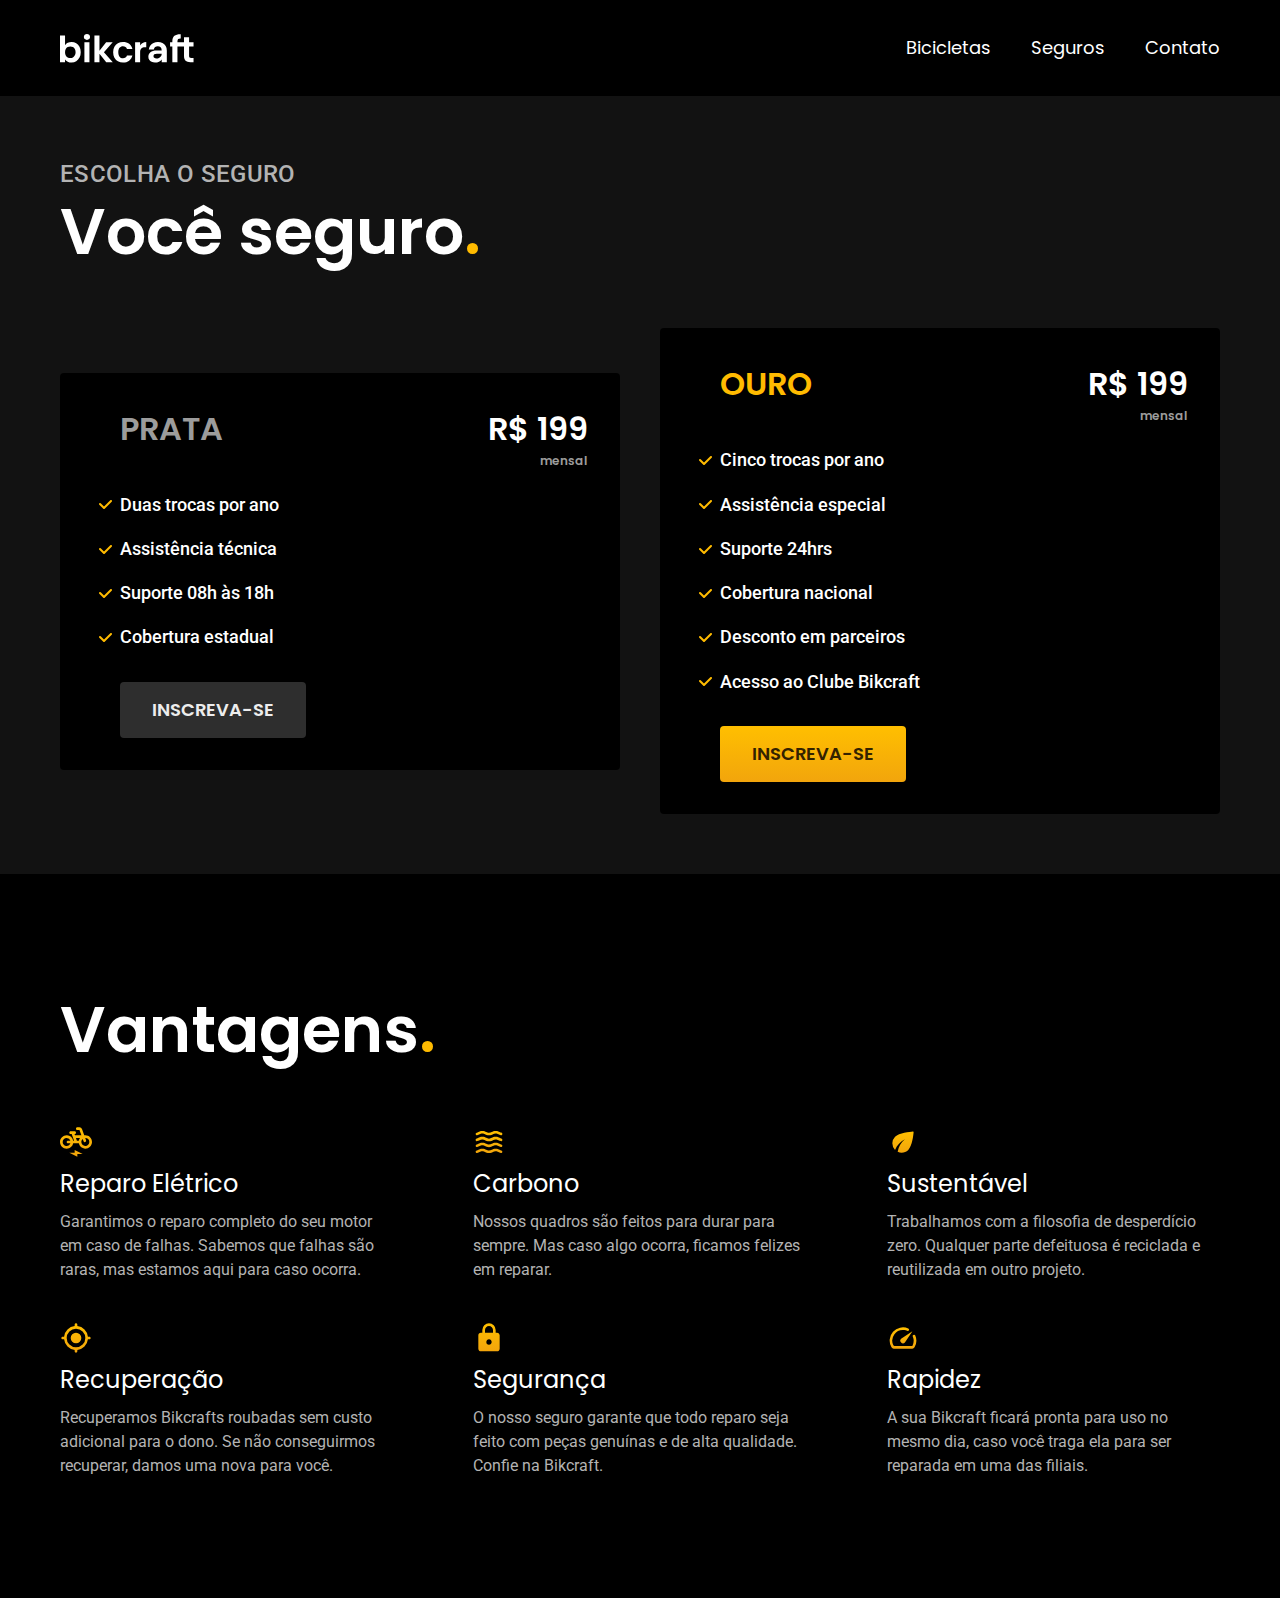
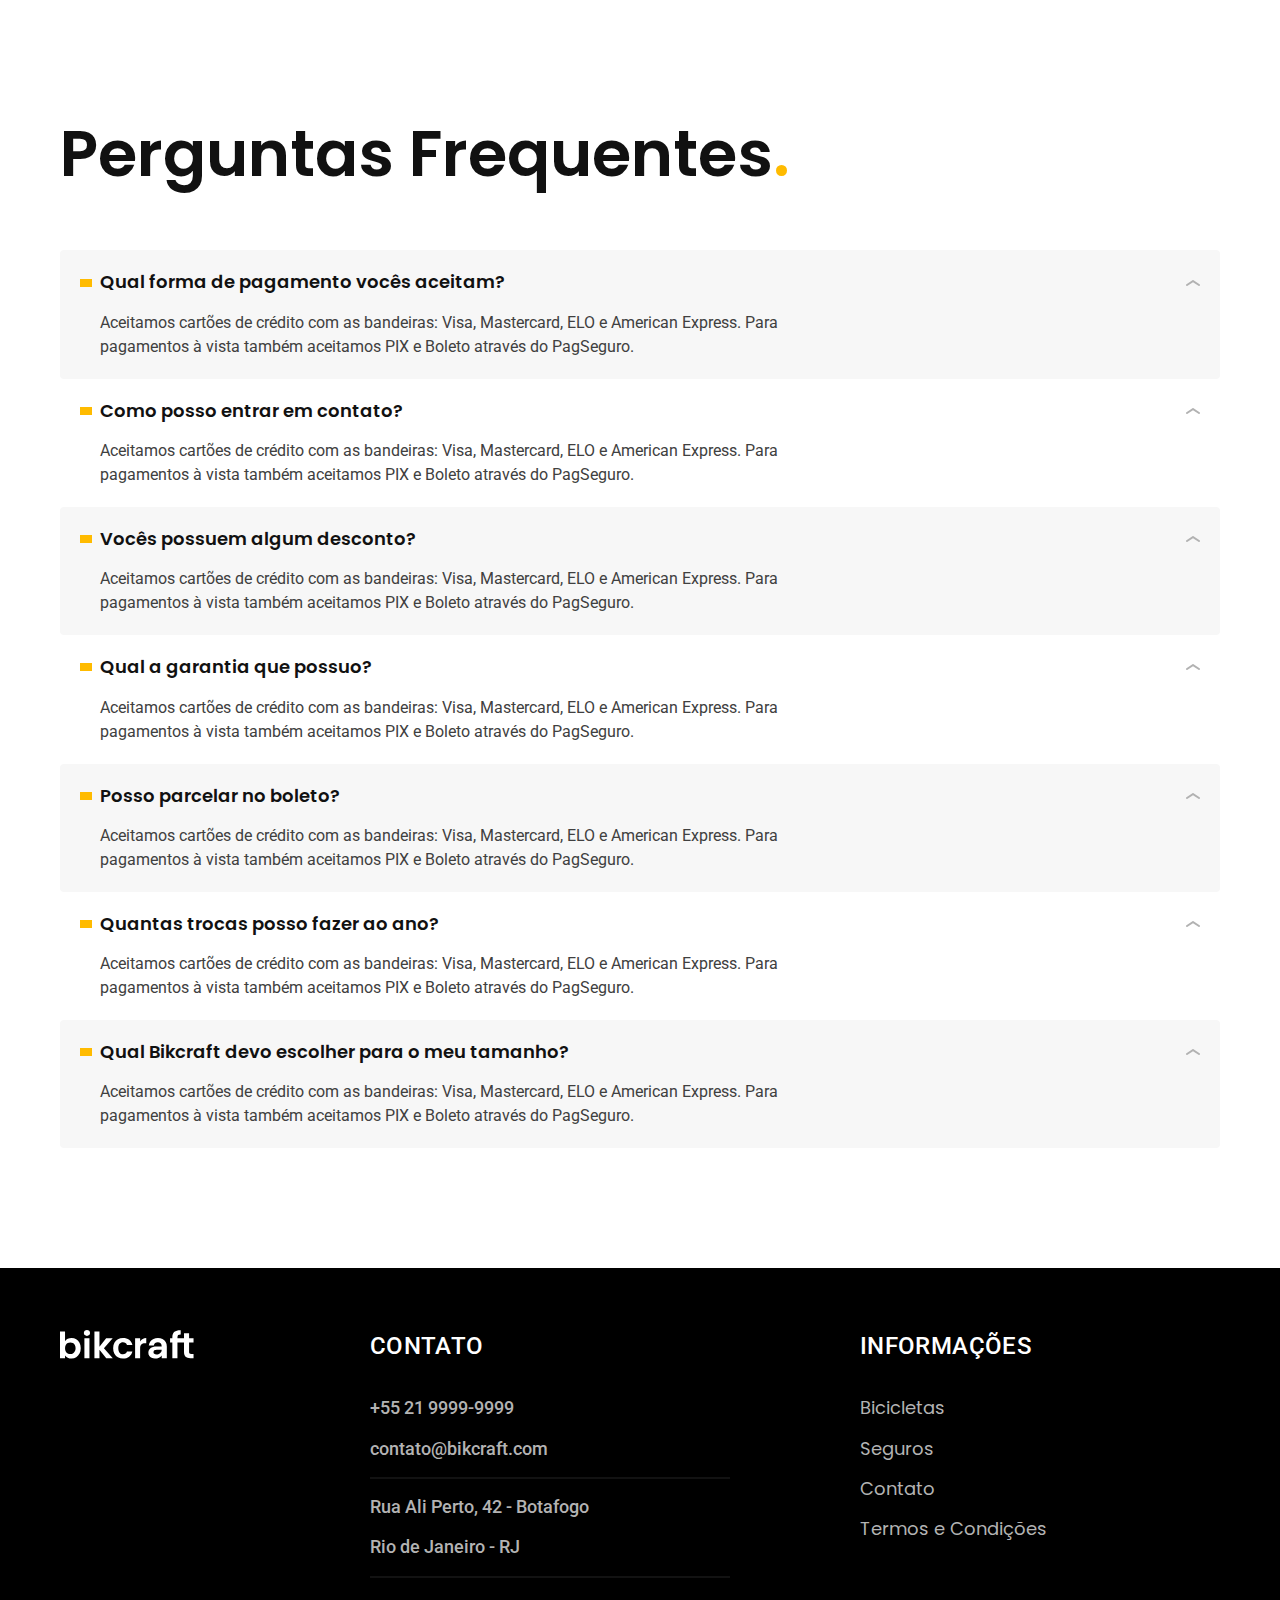
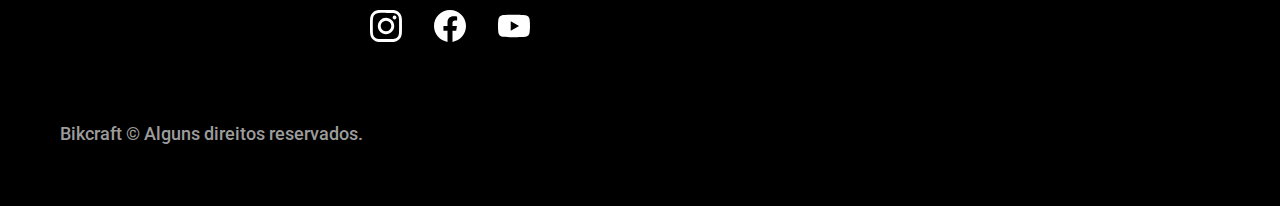
<file: seguros.html>
<!DOCTYPE html>
<html lang="pt-br">

<head>
  <meta charset="UTF-8">
  <meta http-equiv="X-UA-Compatible" content="IE=edge">
  <meta name="viewport" content="width=device-width, initial-scale=1.0">
  <title>Seguros | Bikcraft</title>
  <meta name="description" content="Termos e condições da Bikcraft.">
  <link rel="preload" href="./css/style.css" as="style">
  <link rel="stylesheet" href="./css/style.css">
  <link rel="preconnect" href="https://fonts.googleapis.com">
  <link rel="preconnect" href="https://fonts.gstatic.com" crossorigin>
  <link href="https://fonts.googleapis.com/css2?family=Merriweather:ital,wght@1,900&family=Poppins:wght@400;600&family=Roboto:wght@400;500&display=swap" rel="stylesheet">
</head>

<body id="seguros">
  <header class="header-bg">
    <div class="header container">
      <a href="./">
        <img src="./img/bikcraft.svg" alt="Bikcraft">
      </a>
      <nav aria-label="primaria">
        <ul class="header-menu font-1-m c0">
          <li><a href="./bicicletas.html">Bicicletas</a></li>
          <li><a href="./seguros.html">Seguros</a></li>
          <li><a href="./contato.html">Contato</a></li>
        </ul>
      </nav>
    </div>
  </header>

  <main class="seguros-bg">
    <div class="titulo-bg">
      <div class="titulo container">
        <p class="font-2-l-b c5">Escolha o seguro</p>
        <h1 class="font-1-xxl c0">Você seguro<span class="p1">.</span></h1>
      </div>
    </div>

    <div class="seguros container">
      <div class="seguros-item">
        <h3 class="font-1-xl c6">PRATA</h3>
        <span class="font-1-xl c0">R$ 199 <span class="font-1-xs c6">mensal</span></span>
        <ul class="font-2-m c0">
          <li>Duas trocas por ano</li>
          <li>Assistência técnica</li>
          <li>Suporte 08h às 18h</li>
          <li>Cobertura estadual</li>
        </ul>
        <a class="btn secundario" href="./orcamento.html">Inscreva-se</a>
      </div>
      <div class="seguros-item">
        <h3 class="font-1-xl p1">OURO</h3>
        <span class="font-1-xl c0">R$ 199 <span class="font-1-xs c6">mensal</span></span>
        <ul class="font-2-m c0">
          <li>Cinco trocas por ano</li>
          <li>Assistência especial</li>
          <li>Suporte 24hrs</li>
          <li>Cobertura nacional</li>
          <li>Desconto em parceiros</li>
          <li>Acesso ao Clube Bikcraft</li>
        </ul>
        <a class="btn" href="./orcamento.html">Inscreva-se</a>
      </div>
    </div>
  </main>

  <article class="vantagens-bg">
    <div class="vantagens container">
      <h2 class="font-1-xxl c0">Vantagens<span class="p1">.</span></h2>
      <ul>
        <li>
          <img src="./img/icones/eletrica.svg" alt="">
          <h3 class="font-1-l c0">Reparo Elétrico</h3>
          <p class="font-2-s c5">Garantimos o reparo completo do seu motor em caso de falhas. Sabemos que falhas são raras, mas estamos aqui para caso ocorra.</p>
        </li>
        <li>
          <img src="./img/icones/carbono.svg" alt="">
          <h3 class="font-1-l c0">Carbono</h3>
          <p class="font-2-s c5">Nossos quadros são feitos para durar para sempre. Mas caso algo ocorra, ficamos felizes em reparar.</p>
        </li>
        <li>
          <img src="./img/icones/sustentavel.svg" alt="">
          <h3 class="font-1-l c0">Sustentável</h3>
          <p class="font-2-s c5">Trabalhamos com a filosofia de desperdício zero. Qualquer parte defeituosa é reciclada e reutilizada em outro projeto.</p>
        </li>
        <li>
          <img src="./img/icones/rastreador.svg" alt="">
          <h3 class="font-1-l c0">Recuperação</h3>
          <p class="font-2-s c5">Recuperamos Bikcrafts roubadas sem custo adicional para o dono. Se não conseguirmos recuperar, damos uma nova para você.</p>
        </li>
        <li>
          <img src="./img/icones/seguro.svg" alt="">
          <h3 class="font-1-l c0">Segurança</h3>
          <p class="font-2-s c5">O nosso seguro garante que todo reparo seja feito com peças genuínas e de alta qualidade. Confie na Bikcraft.</p>
        </li>
        <li>
          <img src="./img/icones/velocidade.svg" alt="">
          <h3 class="font-1-l c0">Rapidez</h3>
          <p class="font-2-s c5">A sua Bikcraft ficará pronta para uso no mesmo dia, caso você traga ela para ser reparada em uma das filiais.</p>
        </li>
      </ul>
    </div>
  </article>

  <article class="perguntas container">
    <h2 class="font-1-xxl">Perguntas Frequentes<span class="p1">.</span></h2>

    <dl>
      <div>
        <dt class="font-1-m-b">Qual forma de pagamento vocês aceitam?</dt>
        <dd class="font-2-s c9">Aceitamos cartões de crédito com as bandeiras: Visa, Mastercard, ELO e American Express. Para pagamentos à vista também aceitamos PIX e Boleto através do PagSeguro.</dd>
      </div>
      <div>
        <dt class="font-1-m-b">Como posso entrar em contato?</dt>
        <dd class="font-2-s c9">Aceitamos cartões de crédito com as bandeiras: Visa, Mastercard, ELO e American Express. Para pagamentos à vista também aceitamos PIX e Boleto através do PagSeguro.</dd>
      </div>
      <div>
        <dt class="font-1-m-b">Vocês possuem algum desconto?</dt>
        <dd class="font-2-s c9">Aceitamos cartões de crédito com as bandeiras: Visa, Mastercard, ELO e American Express. Para pagamentos à vista também aceitamos PIX e Boleto através do PagSeguro.</dd>
      </div>
      <div>
        <dt class="font-1-m-b">Qual a garantia que possuo?</dt>
        <dd class="font-2-s c9">Aceitamos cartões de crédito com as bandeiras: Visa, Mastercard, ELO e American Express. Para pagamentos à vista também aceitamos PIX e Boleto através do PagSeguro.</dd>
      </div>
      <div>
        <dt class="font-1-m-b">Posso parcelar no boleto?</dt>
        <dd class="font-2-s c9">Aceitamos cartões de crédito com as bandeiras: Visa, Mastercard, ELO e American Express. Para pagamentos à vista também aceitamos PIX e Boleto através do PagSeguro.</dd>
      </div>
      <div>
        <dt class="font-1-m-b">Quantas trocas posso fazer ao ano?</dt>
        <dd class="font-2-s c9">Aceitamos cartões de crédito com as bandeiras: Visa, Mastercard, ELO e American Express. Para pagamentos à vista também aceitamos PIX e Boleto através do PagSeguro.</dd>
      </div>
      <div>
        <dt class="font-1-m-b">Qual Bikcraft devo escolher para o meu tamanho?</dt>
        <dd class="font-2-s c9">Aceitamos cartões de crédito com as bandeiras: Visa, Mastercard, ELO e American Express. Para pagamentos à vista também aceitamos PIX e Boleto através do PagSeguro.</dd>
      </div>
    </dl>
  </article>

  <footer class="footer-bg">
    <div class="footer container">
      <img src="./img/bikcraft.svg" alt="Bikcraft">
      <div class="footer-contato">
        <h3 class="font-2-l-b c0">Contato</h3>
        <ul class="font-2-m c5">
          <li><a href="tel:+552199999999">+55 21 9999-9999</a></li>
          <li><a href="mailto:contato@bikcraft.com">contato@bikcraft.com</a></li>
          <li>Rua Ali Perto, 42 - Botafogo</li>
          <li>Rio de Janeiro - RJ</li>
        </ul>
        <div class="footer-redes">
          <a href="./">
            <img src="./img/redes/instagram.svg" alt="Instagram">
          </a>
          <a href="./">
            <img src="./img/redes/facebook.svg" alt="Facebook">
          </a>
          <a href="./">
            <img src="./img/redes/youtube.svg" alt="Youtube">
          </a>
        </div>
      </div>
      <div class="footer-informacoes">
        <h3 class="font-2-l-b c0">Informações</h3>
        <nav>
          <ul class="font-1-m c5">
            <li><a href="./bicicletas.html">Bicicletas</a></li>
            <li><a href="./seguros.html">Seguros</a></li>
            <li><a href="./contato.html">Contato</a></li>
            <li><a href="./termos.html">Termos e Condições</a></li>
          </ul>
        </nav>
      </div>
      <p class="footer-copy font-2-m c6">Bikcraft © Alguns direitos reservados.</p>
    </div>
  </footer>
</body>

</html>
</file>
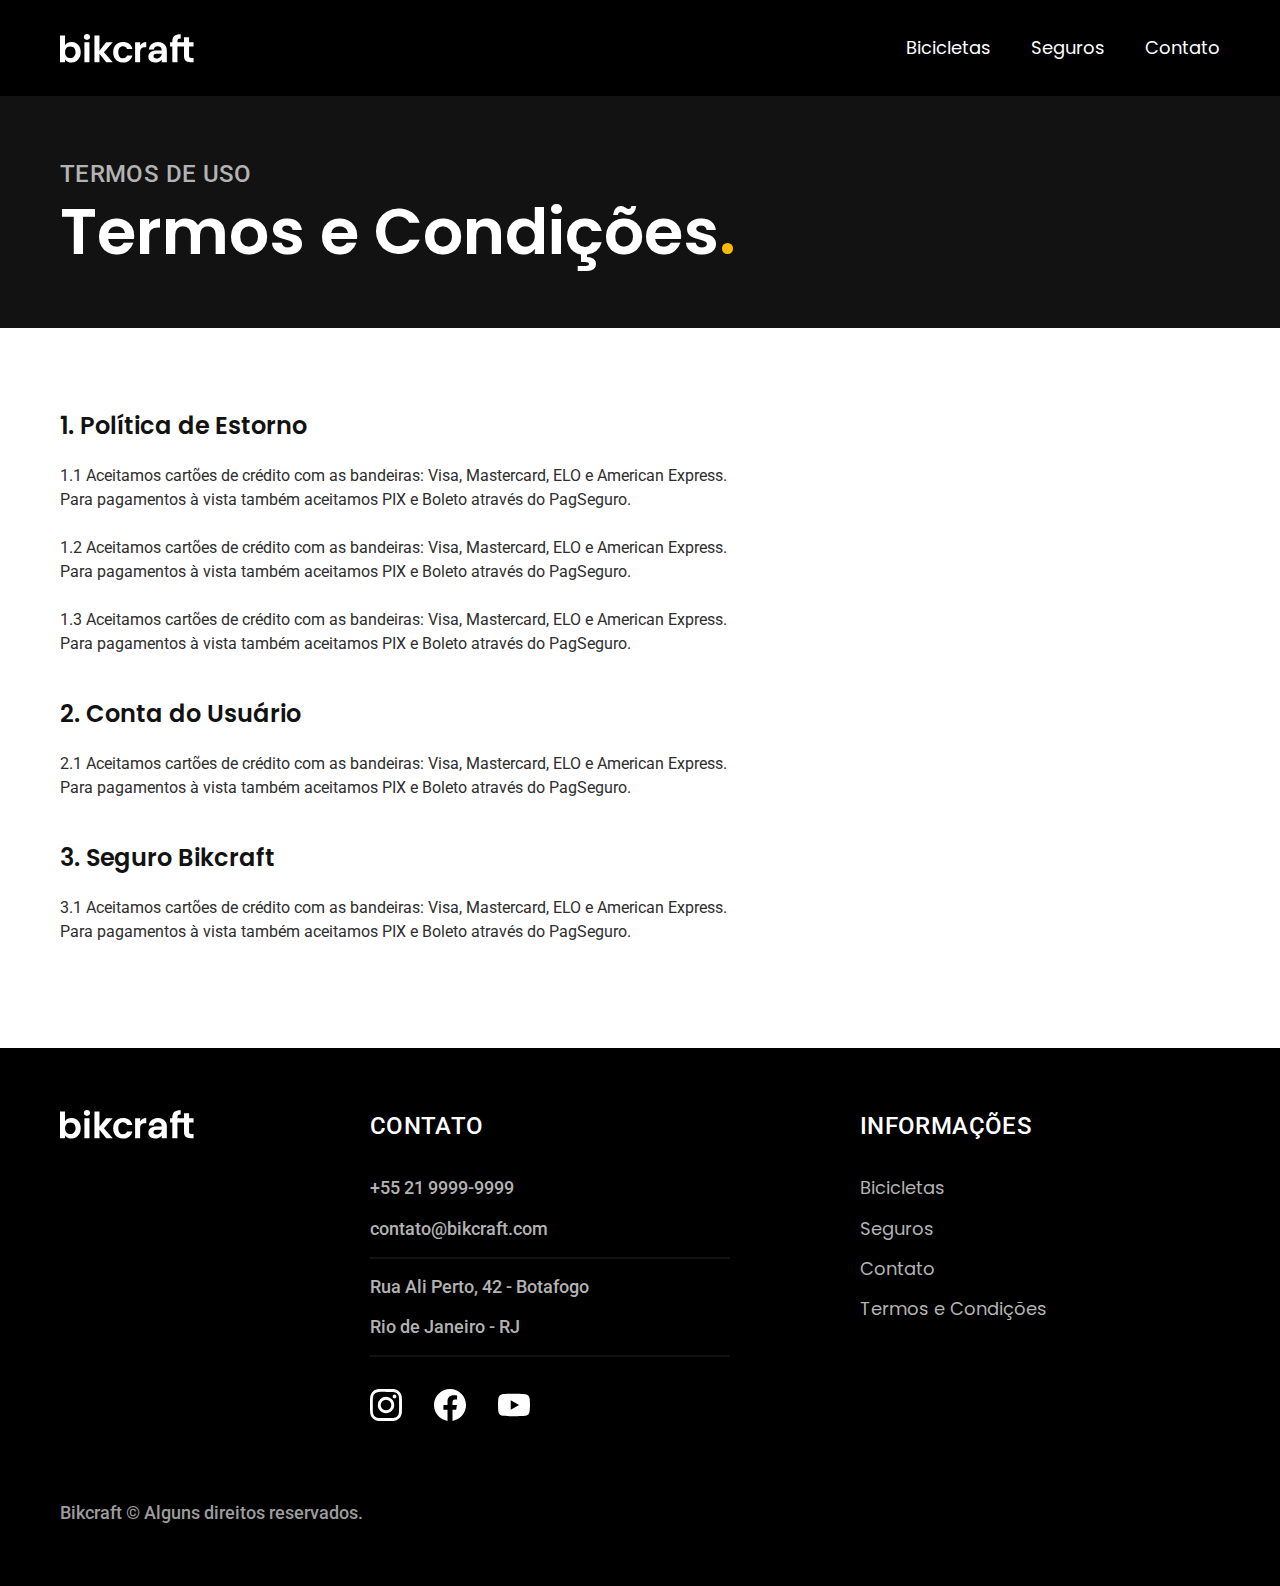
<file: termos.html>
<!DOCTYPE html>
<html lang="pt-br">

<head>
  <meta charset="UTF-8">
  <meta http-equiv="X-UA-Compatible" content="IE=edge">
  <meta name="viewport" content="width=device-width, initial-scale=1.0">
  <title>Termos e Condições | Bikcraft</title>
  <meta name="description" content="Termos e condições da Bikcraft.">
  <link rel="preload" href="./css/style.css" as="style">
  <link rel="stylesheet" href="./css/style.css">
  <link rel="preconnect" href="https://fonts.googleapis.com">
  <link rel="preconnect" href="https://fonts.gstatic.com" crossorigin>
  <link href="https://fonts.googleapis.com/css2?family=Merriweather:ital,wght@1,900&family=Poppins:wght@400;600&family=Roboto:wght@400;500&display=swap" rel="stylesheet">
</head>

<body id="termos">
  <header class="header-bg">
    <div class="header container">
      <a href="./">
        <img src="./img/bikcraft.svg" alt="Bikcraft">
      </a>
      <nav aria-label="primaria">
        <ul class="header-menu font-1-m c0">
          <li><a href="./bicicletas.html">Bicicletas</a></li>
          <li><a href="./seguros.html">Seguros</a></li>
          <li><a href="./contato.html">Contato</a></li>
        </ul>
      </nav>
    </div>
  </header>

  <main>
    <div class="titulo-bg">
      <div class="titulo container">
        <p class="font-2-l-b c5">Termos de uso</p>
        <h1 class="font-1-xxl c0">Termos e Condições<span class="p1">.</span></h1>

      </div>

    </div>

    <div class="termos font-2-s c10 container">
      <h2 class="font-1-l c11">1. Política de Estorno</h2>
      <p>1.1 Aceitamos cartões de crédito com as bandeiras: Visa, Mastercard, ELO e American Express. Para pagamentos à vista também aceitamos PIX e Boleto através do PagSeguro.</p>
      <p>1.2 Aceitamos cartões de crédito com as bandeiras: Visa, Mastercard, ELO e American Express. Para pagamentos à vista também aceitamos PIX e Boleto através do PagSeguro.</p>
      <p>1.3 Aceitamos cartões de crédito com as bandeiras: Visa, Mastercard, ELO e American Express. Para pagamentos à vista também aceitamos PIX e Boleto através do PagSeguro.</p>
      <h2 class="font-1-l c11">2. Conta do Usuário</h2>
      <p>2.1 Aceitamos cartões de crédito com as bandeiras: Visa, Mastercard, ELO e American Express. Para pagamentos à vista também aceitamos PIX e Boleto através do PagSeguro.</p>
      <h2 class="font-1-l c11">3. Seguro Bikcraft</h2>
      <p>3.1 Aceitamos cartões de crédito com as bandeiras: Visa, Mastercard, ELO e American Express. Para pagamentos à vista também aceitamos PIX e Boleto através do PagSeguro.</p>
    </div>
  </main>

  <footer class="footer-bg">
    <div class="footer container">
      <img src="./img/bikcraft.svg" alt="Bikcraft">
      <div class="footer-contato">
        <h3 class="font-2-l-b c0">Contato</h3>
        <ul class="font-2-m c5">
          <li><a href="tel:+552199999999">+55 21 9999-9999</a></li>
          <li><a href="mailto:contato@bikcraft.com">contato@bikcraft.com</a></li>
          <li>Rua Ali Perto, 42 - Botafogo</li>
          <li>Rio de Janeiro - RJ</li>
        </ul>
        <div class="footer-redes">
          <a href="./">
            <img src="./img/redes/instagram.svg" alt="Instagram">
          </a>
          <a href="./">
            <img src="./img/redes/facebook.svg" alt="Facebook">
          </a>
          <a href="./">
            <img src="./img/redes/youtube.svg" alt="Youtube">
          </a>
        </div>
      </div>
      <div class="footer-informacoes">
        <h3 class="font-2-l-b c0">Informações</h3>
        <nav>
          <ul class="font-1-m c5">
            <li><a href="./bicicletas.html">Bicicletas</a></li>
            <li><a href="./seguros.html">Seguros</a></li>
            <li><a href="./contato.html">Contato</a></li>
            <li><a href="./termos.html">Termos e Condições</a></li>
          </ul>
        </nav>
      </div>
      <p class="footer-copy font-2-m c6">Bikcraft © Alguns direitos reservados.</p>
    </div>
  </footer>
</body>

</html>
</file>
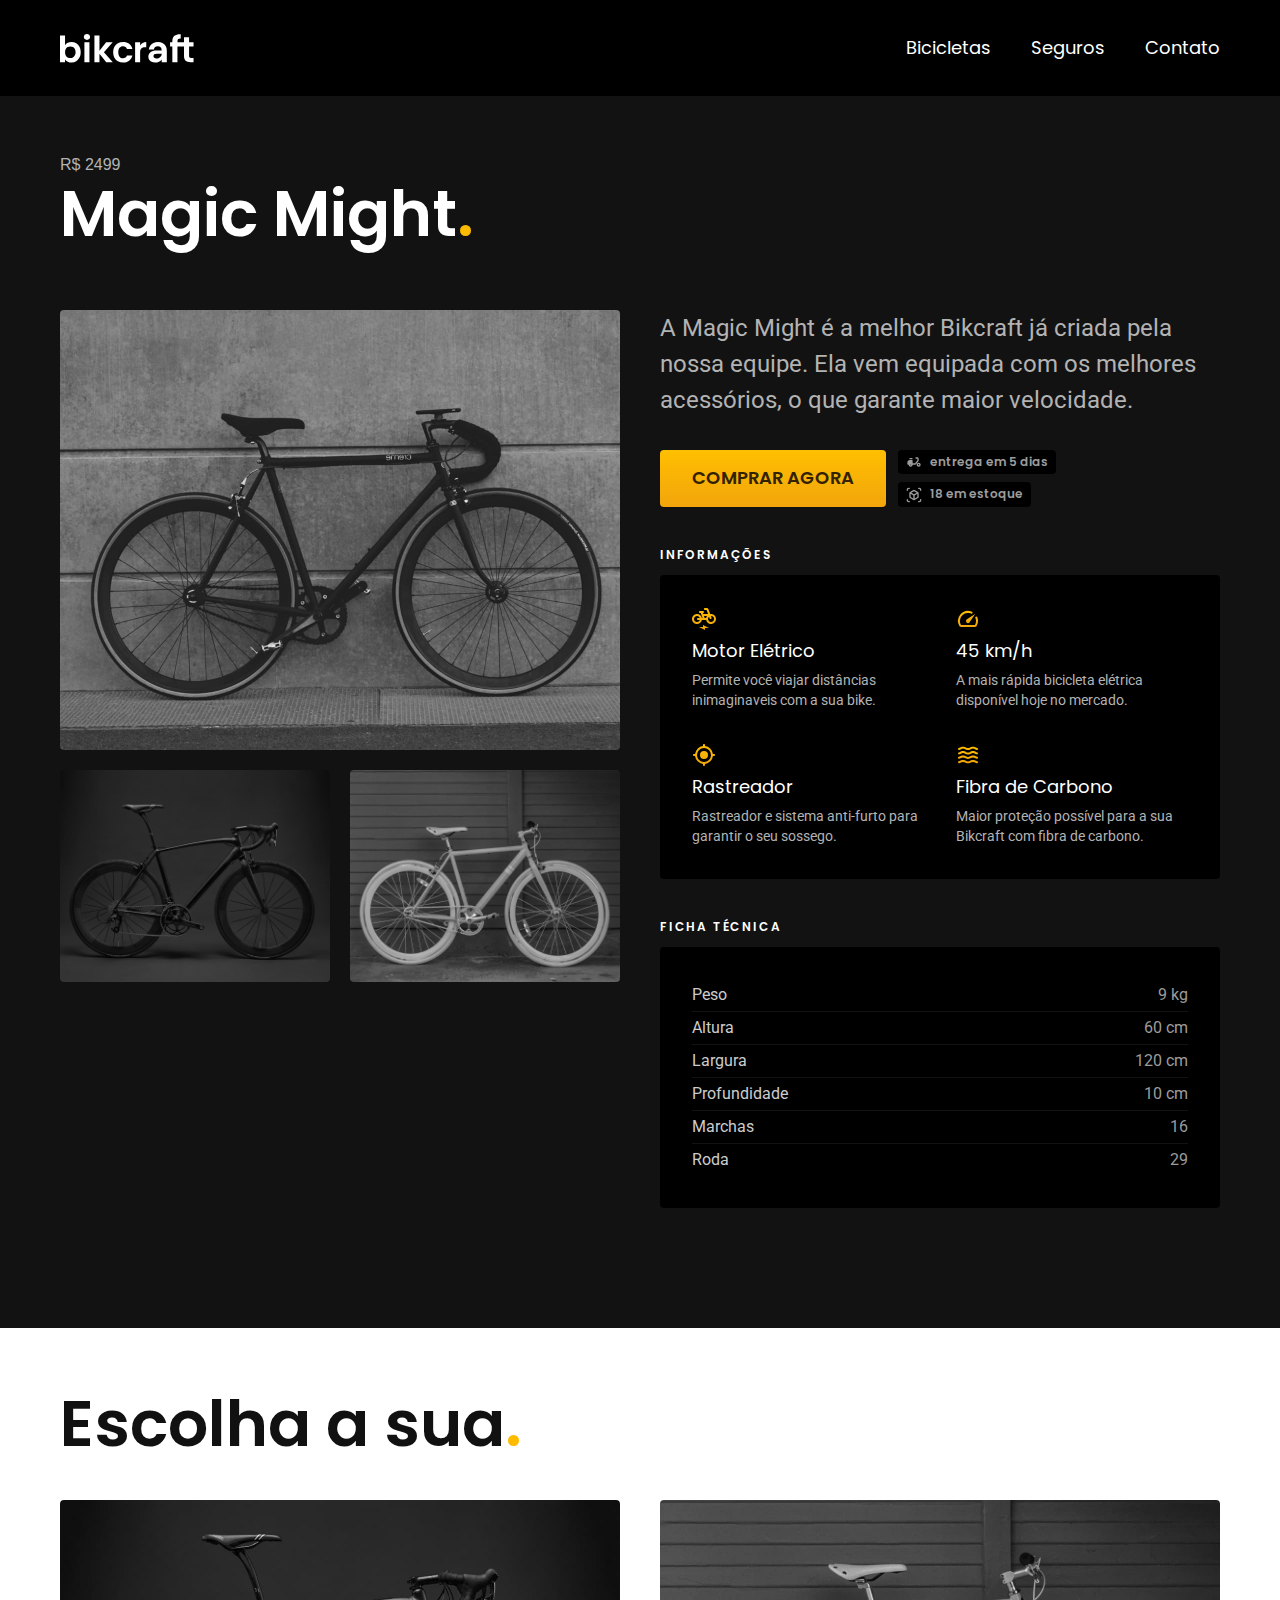
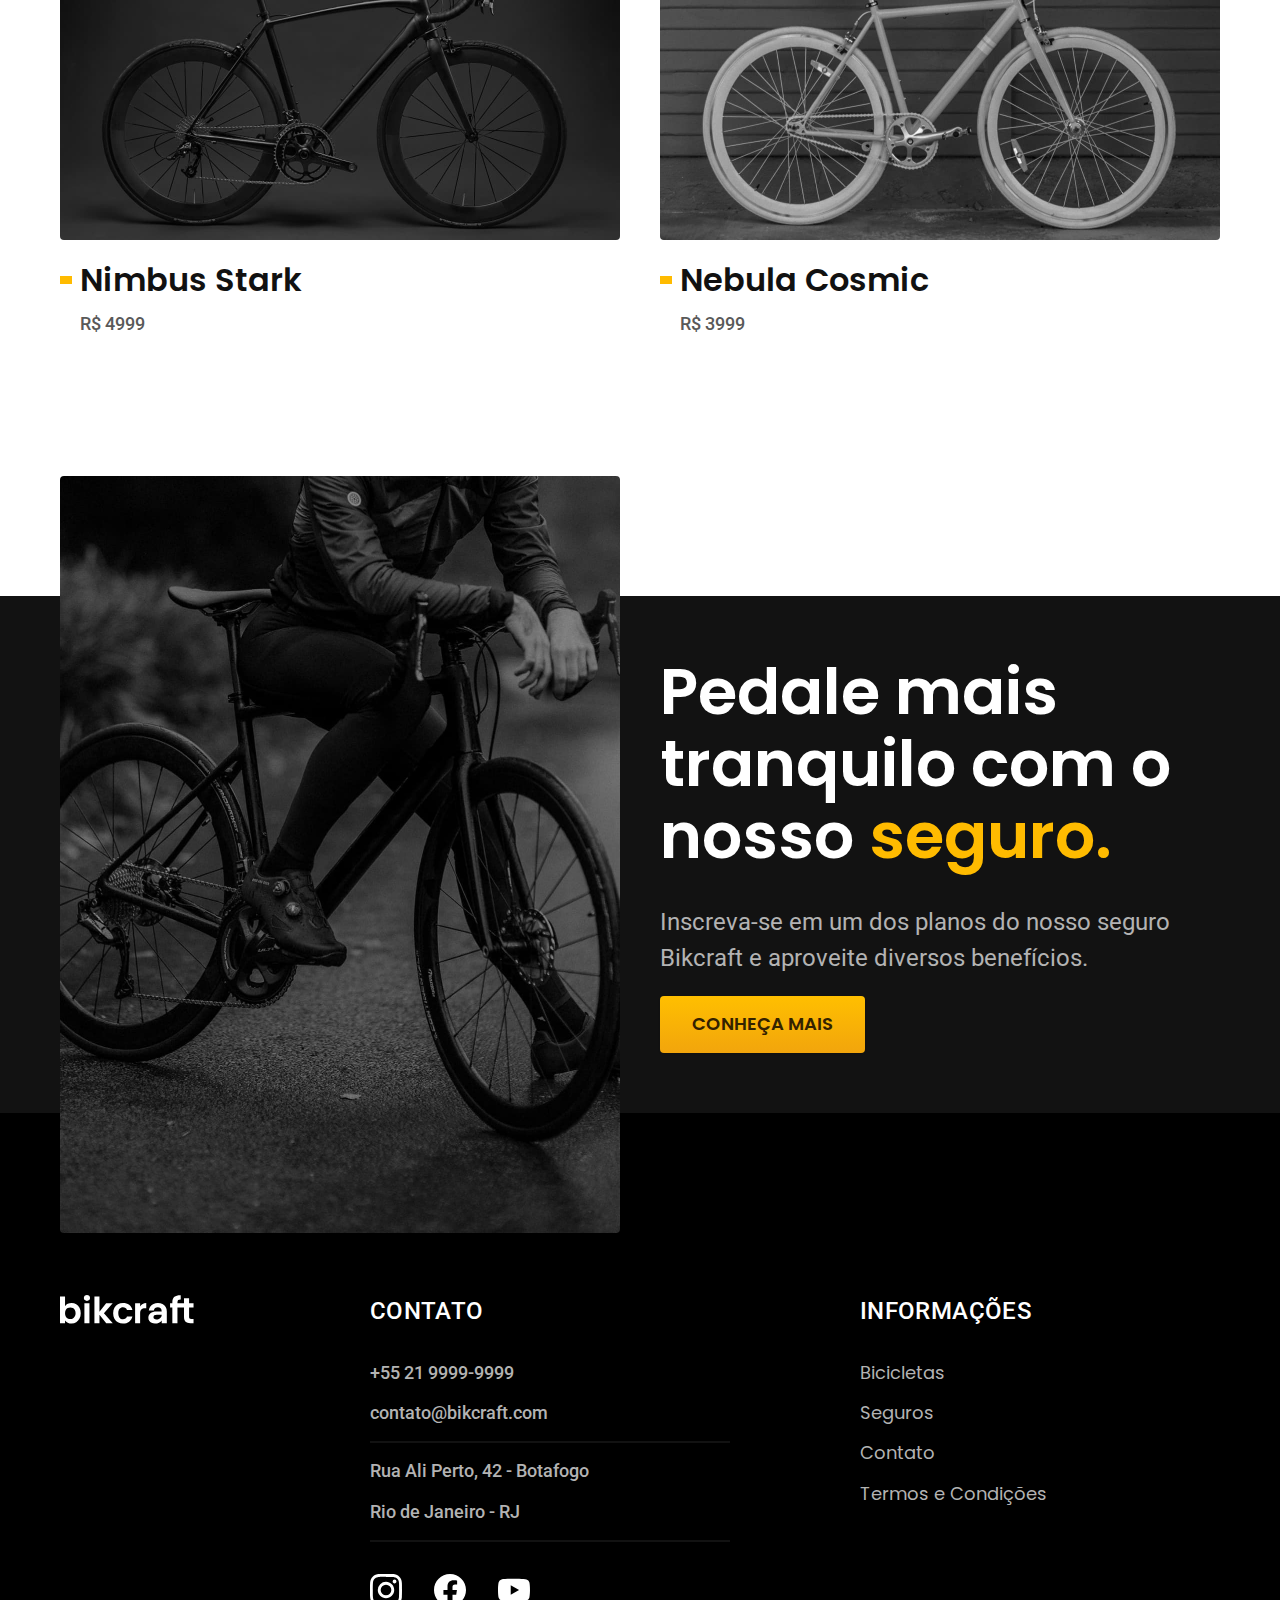
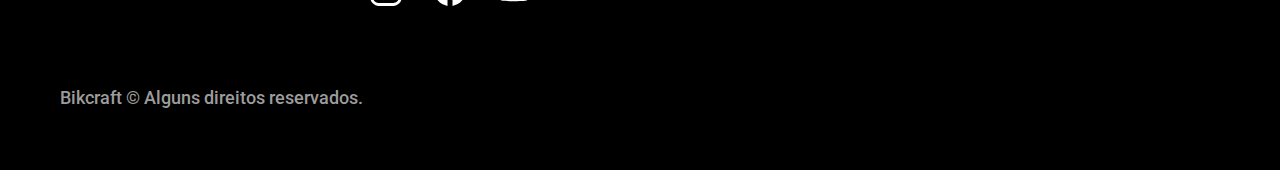
<file: bicicletas/magic.html>
<!DOCTYPE html>
<html lang="pt-br">

<head>
  <meta charset="UTF-8">
  <meta http-equiv="X-UA-Compatible" content="IE=edge">
  <meta name="viewport" content="width=device-width, initial-scale=1.0">
  <title>Magic Might | Bikcraft</title>
  <meta name="description" content="Termos e condições da Bikcraft.">
  <link rel="stylesheet" href="../css/style.css">
  <link rel="preconnect" href="https://fonts.googleapis.com">
  <link rel="preconnect" href="https://fonts.gstatic.com" crossorigin>
  <link href="https://fonts.googleapis.com/css2?family=Merriweather:ital,wght@1,900&family=Poppins:wght@400;600&family=Roboto:wght@400;500&display=swap" rel="stylesheet">
</head>

<body id="bicicleta">
  <header class="header-bg">
    <div class="header container">
      <a href="./">
        <img src="../img/bikcraft.svg" alt="Bikcraft">
      </a>
      <nav aria-label="primaria">
        <ul class="header-menu font-1-m c0">
          <li><a href="../bicicletas.html">Bicicletas</a></li>
          <li><a href="../seguros.html">Seguros</a></li>
          <li><a href="../contato.html">Contato</a></li>
        </ul>
      </nav>
    </div>
  </header>

  <main class="titulo-bg">
    <div>
      <div class="titulo container">
        <p class="font-2-xl c5">R$ 2499</p>
        <h1 class="font-1-xxl c0">Magic Might<span class="p1">.</span></h1>
      </div>
    </div>
    <div class="bicicleta container">
      <div class="bicicleta-imagens">
        <img src="../img/bicicleta/nimbus2.jpg" alt="">
        <img src="../img/bicicleta/nimbus1.jpg" alt="">
        <img src="../img/bicicleta/nimbus3.jpg" alt="">
      </div>
      <div class="bicicleta-conteudo">
        <p class="font-2-l c5">A Magic Might é a melhor Bikcraft já criada pela nossa equipe. Ela vem equipada com os melhores acessórios, o que garante maior velocidade.</p>
        <div class="bicicleta-comprar">
          <a class="btn" href="../orcamento.html">Comprar Agora</a>
          <span class="font-1-xs c6"><img src="../img/icones/entrega.svg" alt=""> entrega em 5 dias</span>
          <span class="font-1-xs c6"><img src="../img/icones/estoque.svg" alt=""> 18 em estoque</span>
        </div>
        <h2 class="font-1-xs c0">Informações</h2>
        <ul class="bicicleta-informacoes">
          <li>
            <img src="../img/icones/eletrica.svg" alt="">
            <h3 class="font-1-m c0">Motor Elétrico</h3>
            <p class="font-2-xs c5">Permite você viajar distâncias inimaginaveis com a sua bike.</p>
          </li>
          <li>
            <img src="../img/icones/velocidade.svg" alt="">
            <h3 class="font-1-m c0">45 km/h</h3>
            <p class="font-2-xs c5">A mais rápida bicicleta elétrica disponível hoje no mercado.</p>
          </li>
          <li>
            <img src="../img/icones/rastreador.svg" alt="">
            <h3 class="font-1-m c0">Rastreador</h3>
            <p class="font-2-xs c5">Rastreador e sistema anti-furto para garantir o seu sossego.</p>
          </li>
          <li>
            <img src="../img/icones/carbono.svg" alt="">
            <h3 class="font-1-m c0">Fibra de Carbono</h3>
            <p class="font-2-xs c5">Maior proteção possível para a sua Bikcraft com fibra de carbono.</p>
          </li>
        </ul>
        <h2 class="font-1-xs c0">Ficha Técnica</h2>
        <ul class="bicicleta-ficha font-2-s c4">
          <li>Peso <span>9 kg</span></li>
          <li>Altura <span>60 cm</span></li>
          <li>Largura <span>120 cm</span></li>
          <li>Profundidade <span>10 cm</span></li>
          <li>Marchas <span>16</span></li>
          <li>Roda <span>29</span></li>
        </ul>
      </div>
    </div>
  </main>

  <article class="bicicletas-lista container">
    <h2 class="font-1-xxl">Escolha a sua<span class="p1">.</span></h2>
    <ul>
      <li>
        <a href="./nimbus.html">
          <img src="../img/bicicletas/nimbus.jpg" alt=" Bicicleta preta">
          <h3 class="font-1-xl">Nimbus Stark</h3>
          <span class="font-2-m c8">R$ 4999</span>
        </a>
      </li>
      <li>
        <a href="./nebula.html">
          <img src="../img/bicicletas/nebula.jpg" alt=" Bicicleta preta">
          <h3 class="font-1-xl">Nebula Cosmic</h3>
          <span class="font-2-m c8">R$ 3999</span>
        </a>
      </li>
    </ul>
  </article>

  <article class="seguro-bg">
    <div class="seguro container">
      <div class="seguro-imagem">
        <img src="../img/fotos/seguros.jpg" alt="Pessoa parada em cima de uma bicicleta.">
      </div>
      <div class="seguro-conteudo">
        <h2 class="font-1-xxl c0">Pedale mais tranquilo com o nosso <span class="p1">seguro.</span></h2>
        <p class="font-2-l c5">Inscreva-se em um dos planos do nosso seguro Bikcraft e aproveite diversos benefícios.</p>
        <a class="btn" href="../seguros.html">Conheça Mais</a>
      </div>
    </div>

  </article>

  <footer class="footer-bg">
    <div class="footer container">
      <img src="../img/bikcraft.svg" alt="Bikcraft">
      <div class="footer-contato">
        <h3 class="font-2-l-b c0">Contato</h3>
        <ul class="font-2-m c5">
          <li><a href="tel:+552199999999">+55 21 9999-9999</a></li>
          <li><a href="mailto:contato@bikcraft.com">contato@bikcraft.com</a></li>
          <li>Rua Ali Perto, 42 - Botafogo</li>
          <li>Rio de Janeiro - RJ</li>
        </ul>
        <div class="footer-redes">
          <a href="../">
            <img src="../img/redes/instagram.svg" alt="Instagram">
          </a>
          <a href="../">
            <img src="../img/redes/facebook.svg" alt="Facebook">
          </a>
          <a href="../">
            <img src="../img/redes/youtube.svg" alt="Youtube">
          </a>
        </div>
      </div>
      <div class="footer-informacoes">
        <h3 class="font-2-l-b c0">Informações</h3>
        <nav>
          <ul class="font-1-m c5">
            <li><a href="../bicicletas.html">Bicicletas</a></li>
            <li><a href="../seguros.html">Seguros</a></li>
            <li><a href="../contato.html">Contato</a></li>
            <li><a href="../termos.html">Termos e Condições</a></li>
          </ul>
        </nav>
      </div>
      <p class="footer-copy font-2-m c6">Bikcraft © Alguns direitos reservados.</p>
    </div>
  </footer>
</body>

</html>
</file>
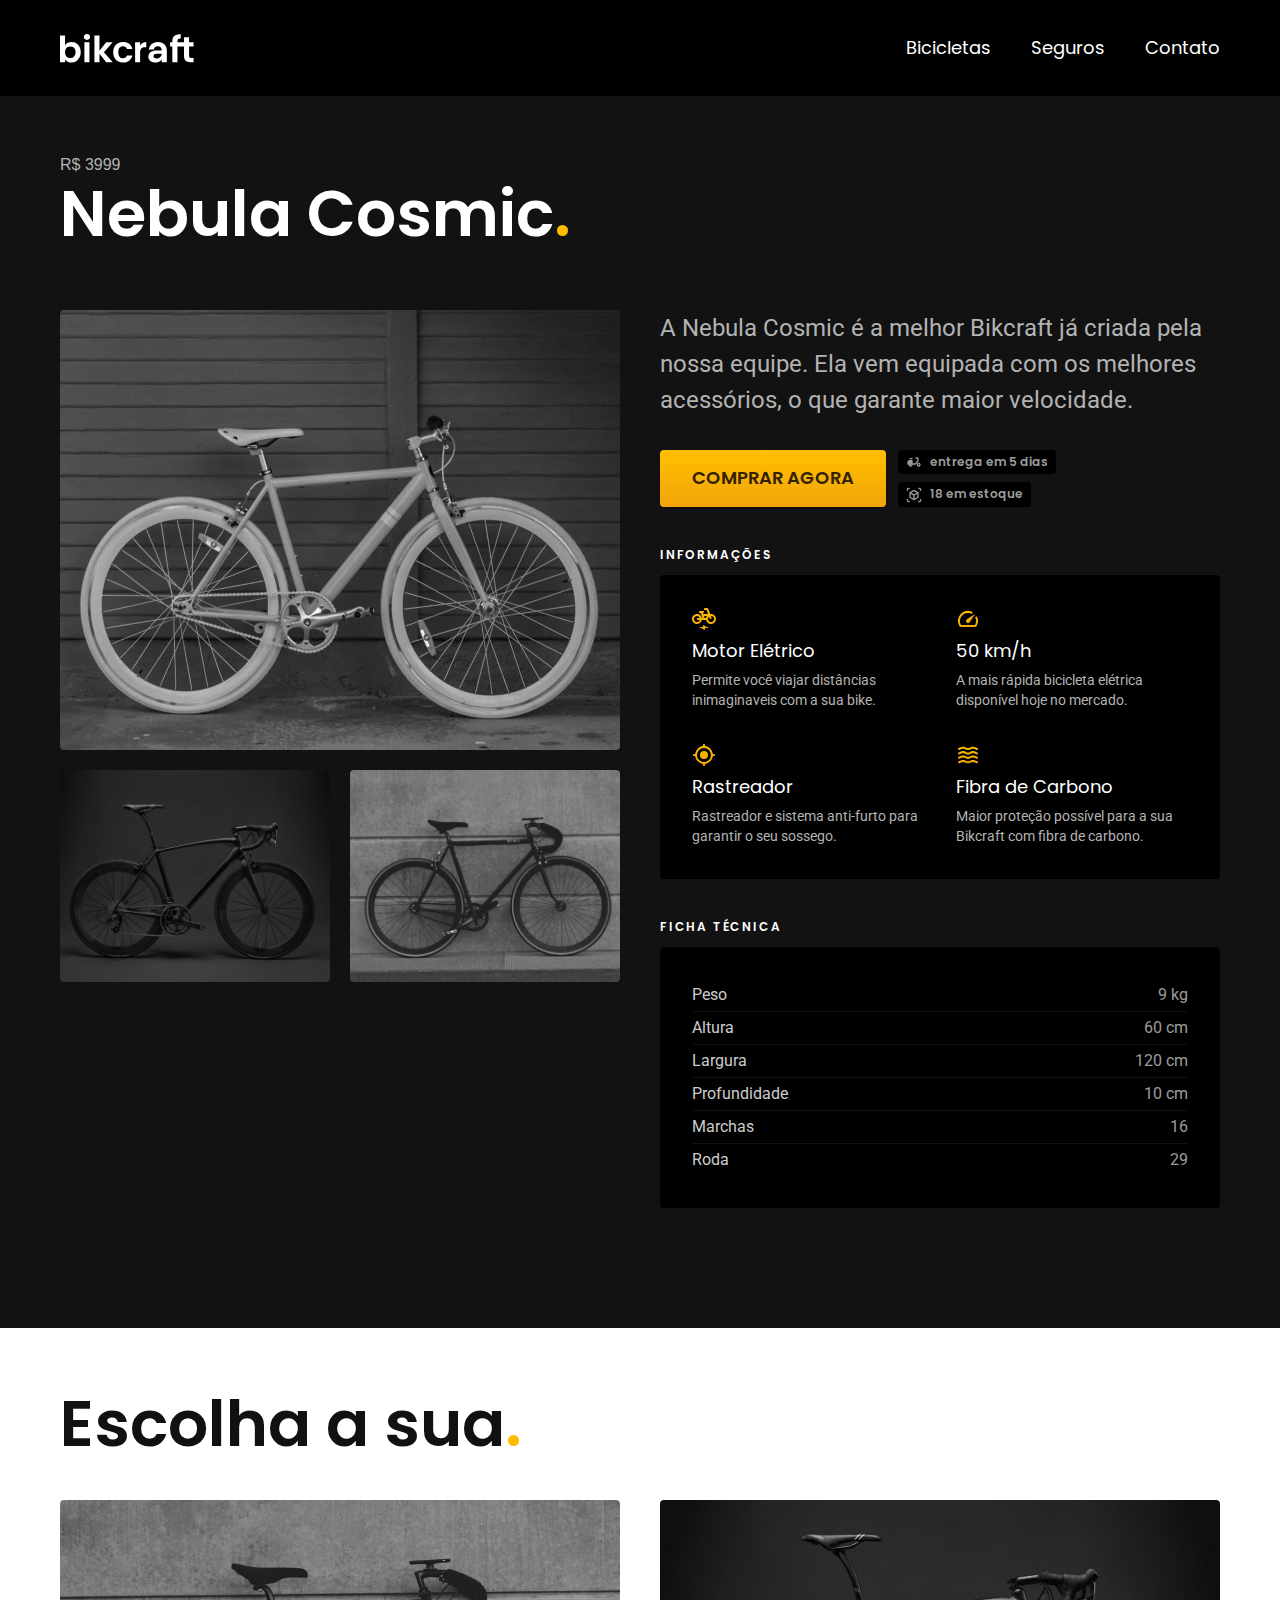
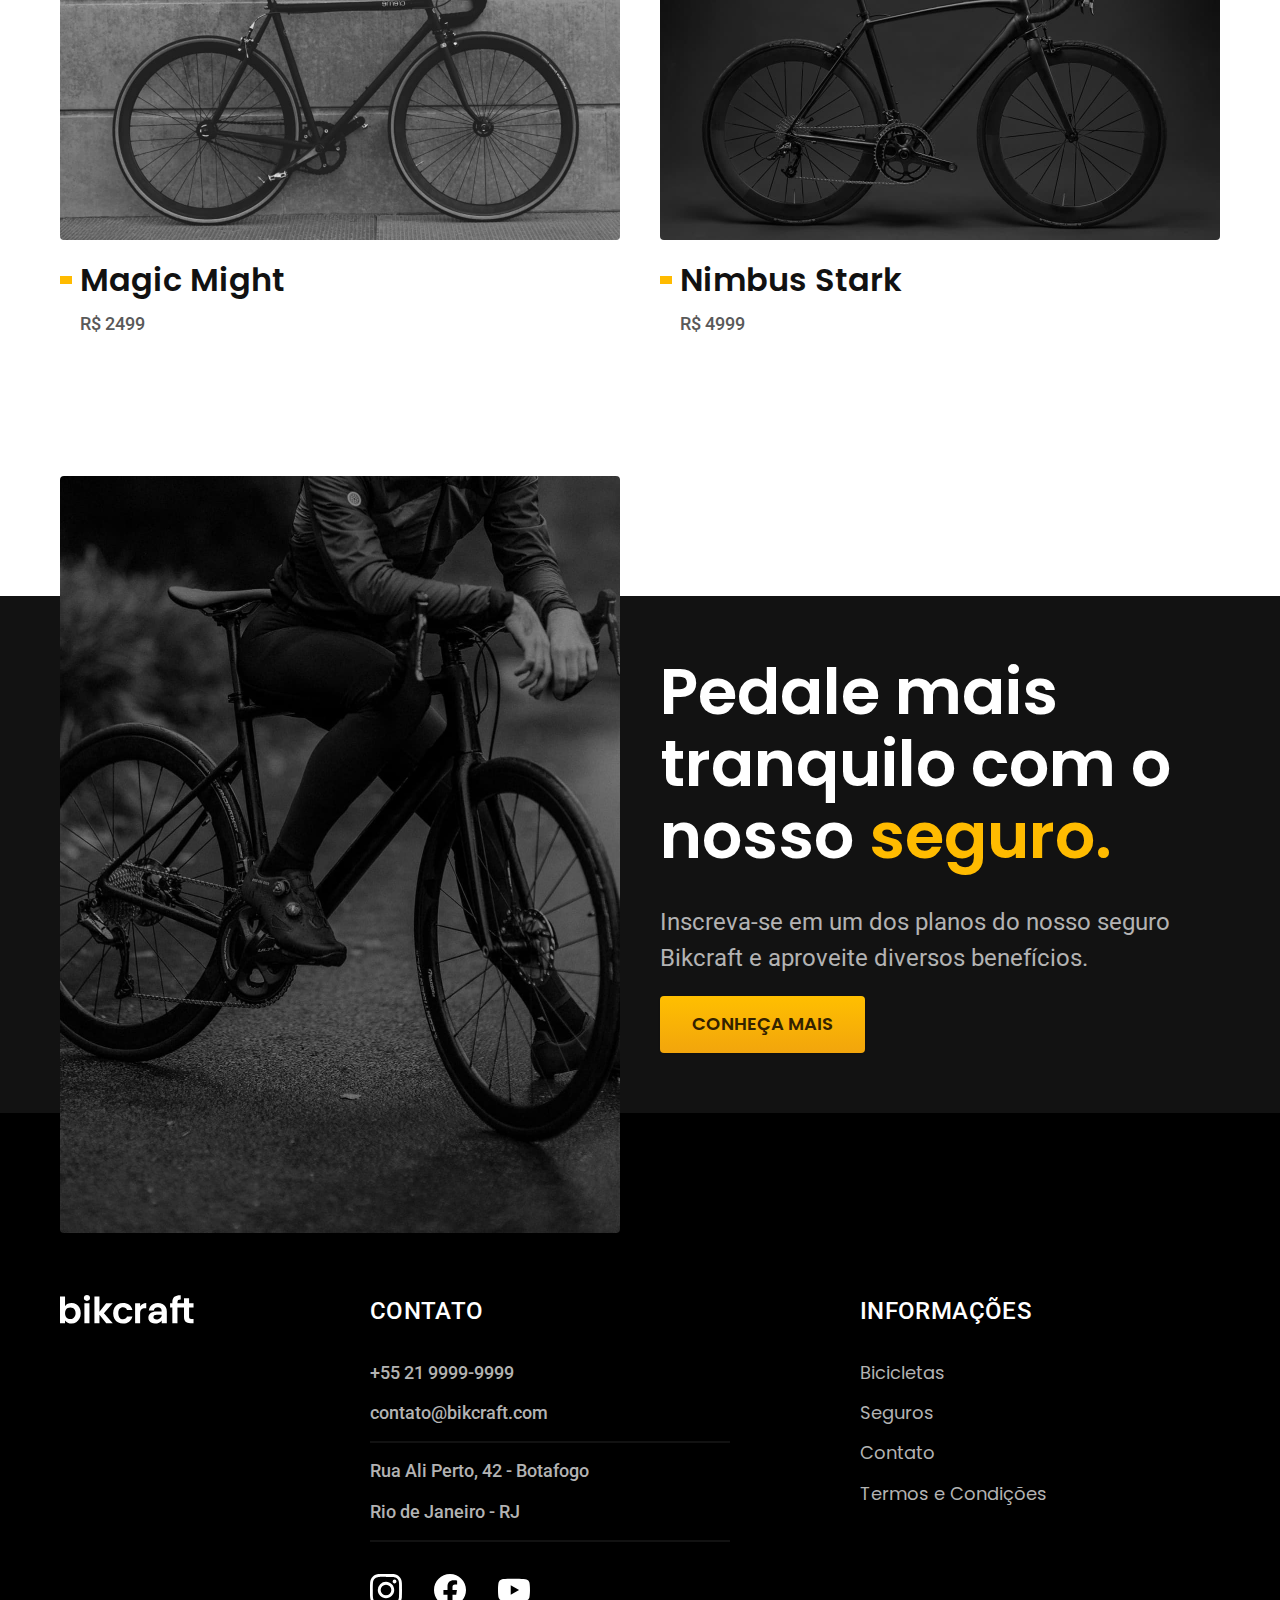
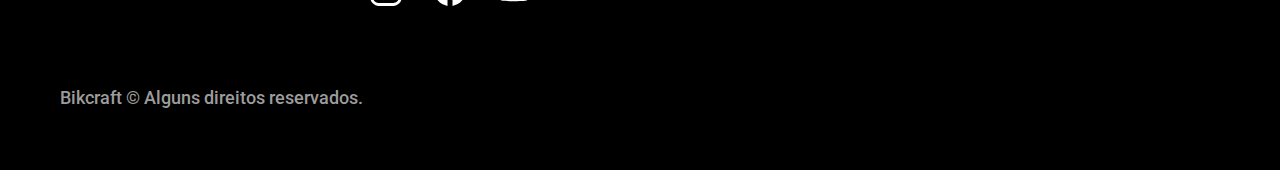
<file: bicicletas/nebula.html>
<!DOCTYPE html>
<html lang="pt-br">

<head>
  <meta charset="UTF-8">
  <meta http-equiv="X-UA-Compatible" content="IE=edge">
  <meta name="viewport" content="width=device-width, initial-scale=1.0">
  <title>Nebula Cosmic | Bikcraft</title>
  <meta name="description" content="Termos e condições da Bikcraft.">
  <link rel="stylesheet" href="../css/style.css">
  <link rel="preconnect" href="https://fonts.googleapis.com">
  <link rel="preconnect" href="https://fonts.gstatic.com" crossorigin>
  <link href="https://fonts.googleapis.com/css2?family=Merriweather:ital,wght@1,900&family=Poppins:wght@400;600&family=Roboto:wght@400;500&display=swap" rel="stylesheet">
</head>

<body id="bicicleta">
  <header class="header-bg">
    <div class="header container">
      <a href="./">
        <img src="../img/bikcraft.svg" alt="Bikcraft">
      </a>
      <nav aria-label="primaria">
        <ul class="header-menu font-1-m c0">
          <li><a href="../bicicletas.html">Bicicletas</a></li>
          <li><a href="../seguros.html">Seguros</a></li>
          <li><a href="../contato.html">Contato</a></li>
        </ul>
      </nav>
    </div>
  </header>

  <main class="titulo-bg">
    <div>
      <div class="titulo container">
        <p class="font-2-xl c5">R$ 3999</p>
        <h1 class="font-1-xxl c0">Nebula Cosmic<span class="p1">.</span></h1>
      </div>
    </div>
    <div class="bicicleta container">
      <div class="bicicleta-imagens">
        <img src="../img/bicicleta/nimbus3.jpg" alt="">
        <img src="../img/bicicleta/nimbus1.jpg" alt="">
        <img src="../img/bicicleta/nimbus2.jpg" alt="">
      </div>
      <div class="bicicleta-conteudo">
        <p class="font-2-l c5">A Nebula Cosmic é a melhor Bikcraft já criada pela nossa equipe. Ela vem equipada com os melhores acessórios, o que garante maior velocidade.</p>
        <div class="bicicleta-comprar">
          <a class="btn" href="../orcamento.html">Comprar Agora</a>
          <span class="font-1-xs c6"><img src="../img/icones/entrega.svg" alt=""> entrega em 5 dias</span>
          <span class="font-1-xs c6"><img src="../img/icones/estoque.svg" alt=""> 18 em estoque</span>
        </div>
        <h2 class="font-1-xs c0">Informações</h2>
        <ul class="bicicleta-informacoes">
          <li>
            <img src="../img/icones/eletrica.svg" alt="">
            <h3 class="font-1-m c0">Motor Elétrico</h3>
            <p class="font-2-xs c5">Permite você viajar distâncias inimaginaveis com a sua bike.</p>
          </li>
          <li>
            <img src="../img/icones/velocidade.svg" alt="">
            <h3 class="font-1-m c0">50 km/h</h3>
            <p class="font-2-xs c5">A mais rápida bicicleta elétrica disponível hoje no mercado.</p>
          </li>
          <li>
            <img src="../img/icones/rastreador.svg" alt="">
            <h3 class="font-1-m c0">Rastreador</h3>
            <p class="font-2-xs c5">Rastreador e sistema anti-furto para garantir o seu sossego.</p>
          </li>
          <li>
            <img src="../img/icones/carbono.svg" alt="">
            <h3 class="font-1-m c0">Fibra de Carbono</h3>
            <p class="font-2-xs c5">Maior proteção possível para a sua Bikcraft com fibra de carbono.</p>
          </li>
        </ul>
        <h2 class="font-1-xs c0">Ficha Técnica</h2>
        <ul class="bicicleta-ficha font-2-s c4">
          <li>Peso <span>9 kg</span></li>
          <li>Altura <span>60 cm</span></li>
          <li>Largura <span>120 cm</span></li>
          <li>Profundidade <span>10 cm</span></li>
          <li>Marchas <span>16</span></li>
          <li>Roda <span>29</span></li>
        </ul>
      </div>
    </div>
  </main>

  <article class="bicicletas-lista container">
    <h2 class="font-1-xxl">Escolha a sua<span class="p1">.</span></h2>
    <ul>
      <li>
        <a href="./magic.html">
          <img src="../img/bicicletas/magic.jpg" alt=" Bicicleta preta">
          <h3 class="font-1-xl">Magic Might</h3>
          <span class="font-2-m c8">R$ 2499</span>
        </a>
      </li>
      <li>
        <a href="./nimbus.html">
          <img src="../img/bicicletas/nimbus.jpg" alt=" Bicicleta preta">
          <h3 class="font-1-xl">Nimbus Stark</h3>
          <span class="font-2-m c8">R$ 4999</span>
        </a>
      </li>
    </ul>
  </article>

  <article class="seguro-bg">
    <div class="seguro container">
      <div class="seguro-imagem">
        <img src="../img/fotos/seguros.jpg" alt="Pessoa parada em cima de uma bicicleta.">
      </div>
      <div class="seguro-conteudo">
        <h2 class="font-1-xxl c0">Pedale mais tranquilo com o nosso <span class="p1">seguro.</span></h2>
        <p class="font-2-l c5">Inscreva-se em um dos planos do nosso seguro Bikcraft e aproveite diversos benefícios.</p>
        <a class="btn" href="../seguros.html">Conheça Mais</a>
      </div>
    </div>

  </article>

  <footer class="footer-bg">
    <div class="footer container">
      <img src="../img/bikcraft.svg" alt="Bikcraft">
      <div class="footer-contato">
        <h3 class="font-2-l-b c0">Contato</h3>
        <ul class="font-2-m c5">
          <li><a href="tel:+552199999999">+55 21 9999-9999</a></li>
          <li><a href="mailto:contato@bikcraft.com">contato@bikcraft.com</a></li>
          <li>Rua Ali Perto, 42 - Botafogo</li>
          <li>Rio de Janeiro - RJ</li>
        </ul>
        <div class="footer-redes">
          <a href="../">
            <img src="../img/redes/instagram.svg" alt="Instagram">
          </a>
          <a href="../">
            <img src="../img/redes/facebook.svg" alt="Facebook">
          </a>
          <a href="../">
            <img src="../img/redes/youtube.svg" alt="Youtube">
          </a>
        </div>
      </div>
      <div class="footer-informacoes">
        <h3 class="font-2-l-b c0">Informações</h3>
        <nav>
          <ul class="font-1-m c5">
            <li><a href="../bicicletas.html">Bicicletas</a></li>
            <li><a href="../seguros.html">Seguros</a></li>
            <li><a href="../contato.html">Contato</a></li>
            <li><a href="../termos.html">Termos e Condições</a></li>
          </ul>
        </nav>
      </div>
      <p class="footer-copy font-2-m c6">Bikcraft © Alguns direitos reservados.</p>
    </div>
  </footer>
</body>

</html>
</file>
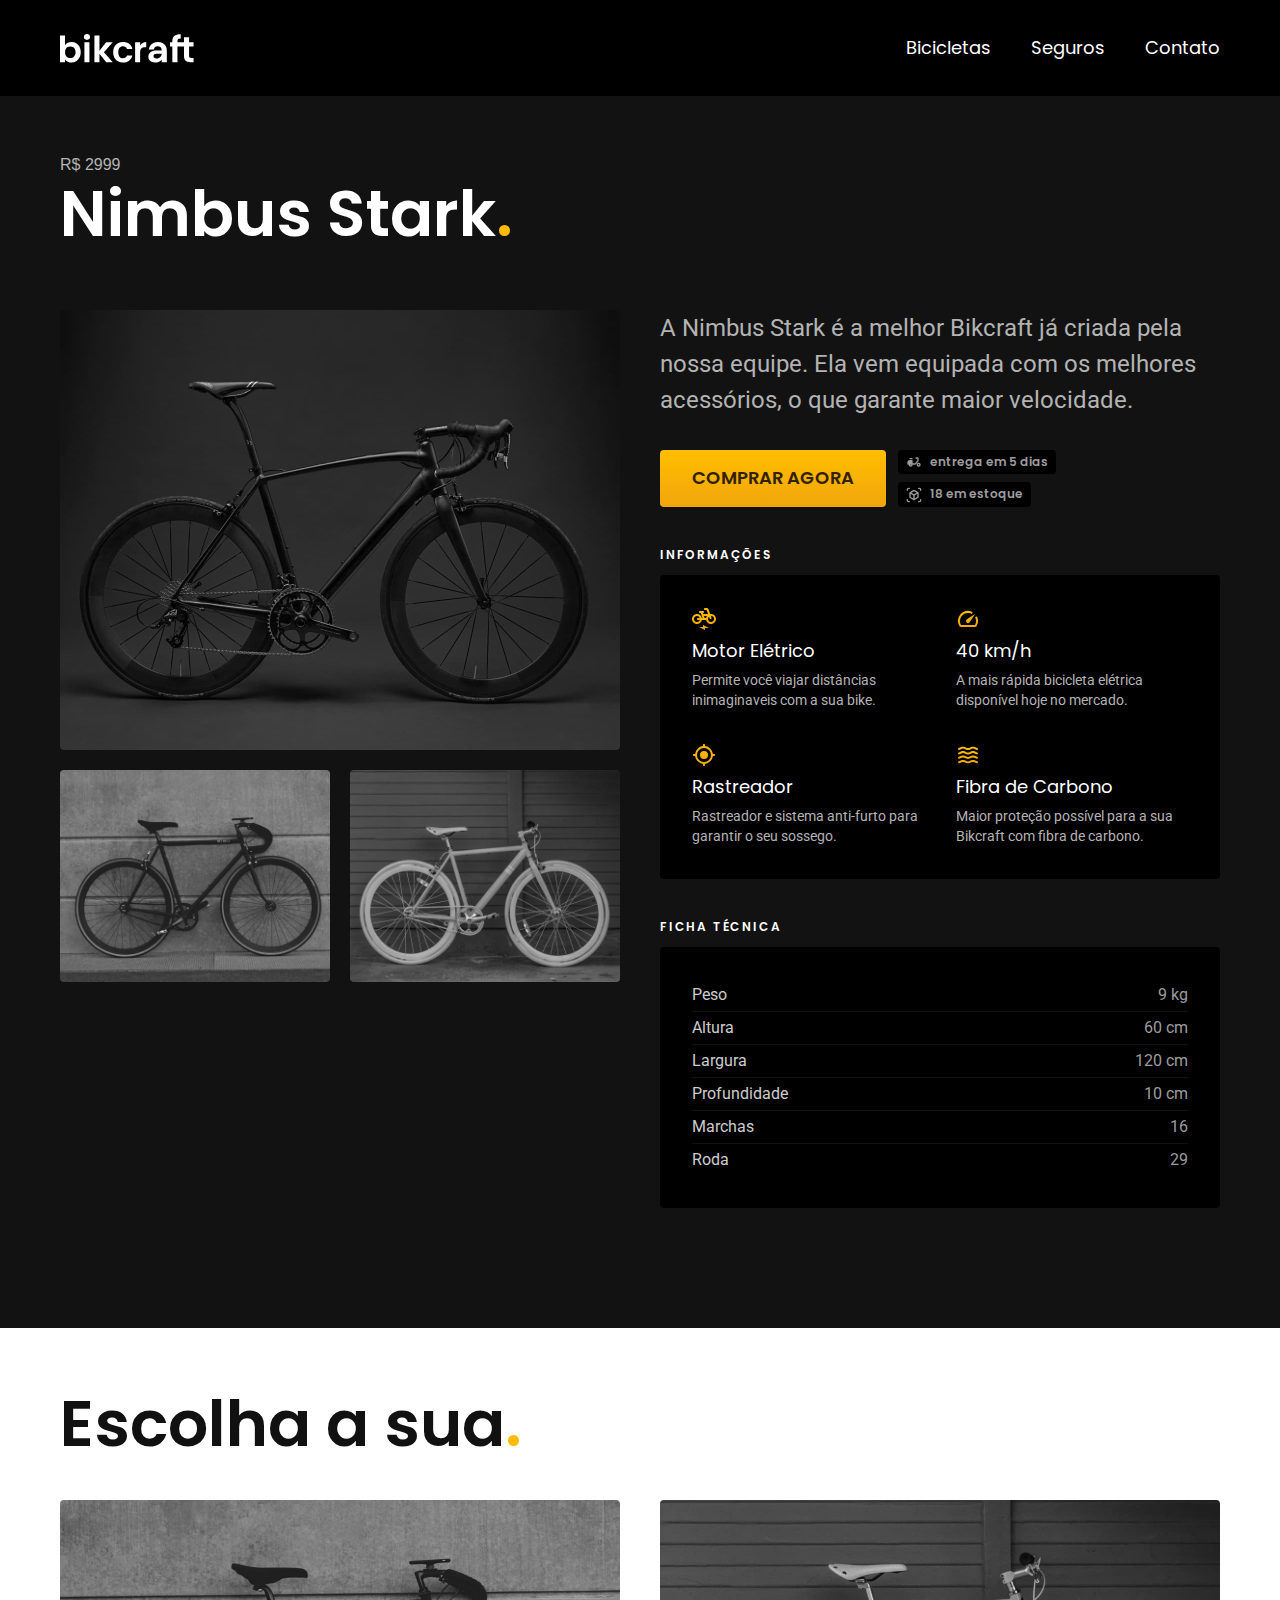
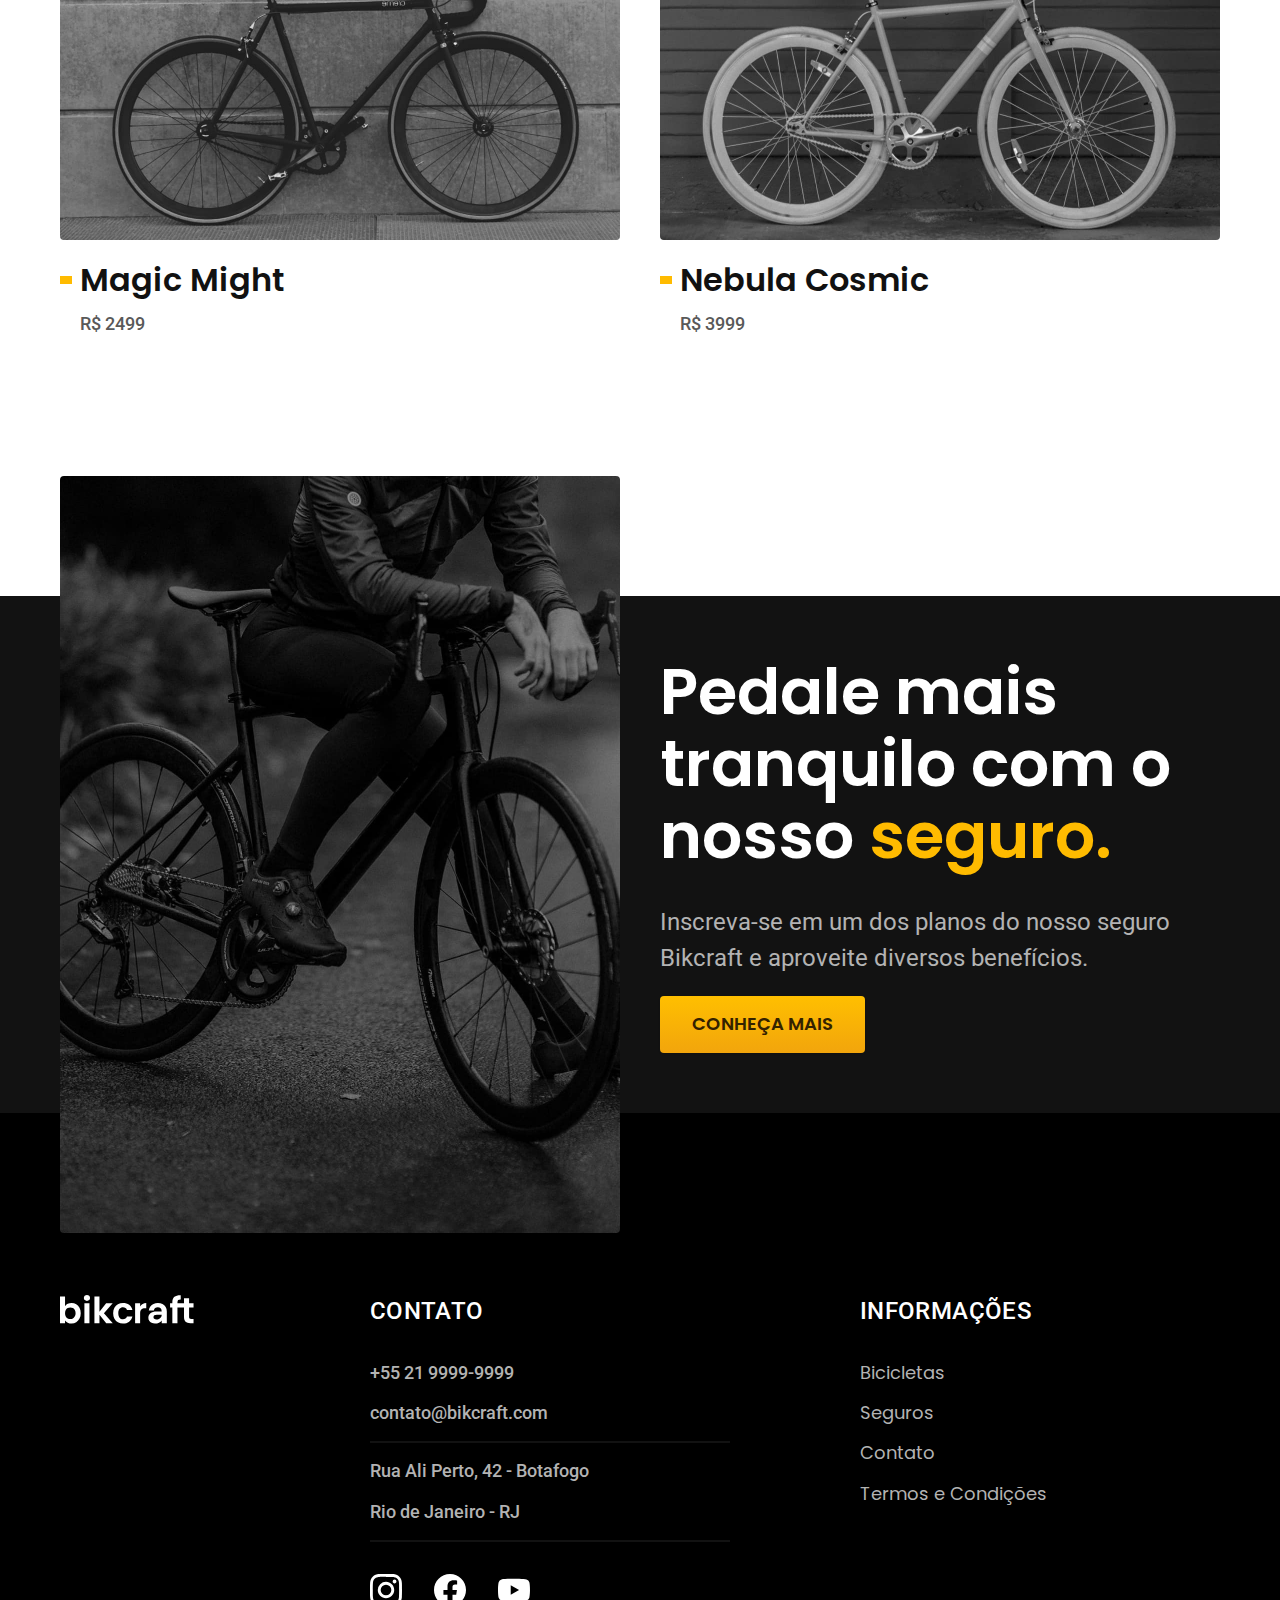
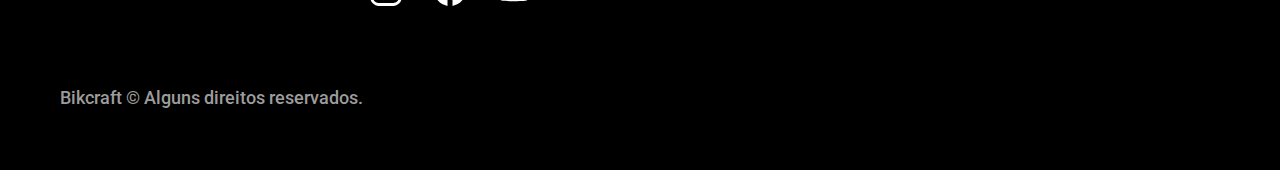
<file: bicicletas/nimbus.html>
<!DOCTYPE html>
<html lang="pt-br">

<head>
  <meta charset="UTF-8">
  <meta http-equiv="X-UA-Compatible" content="IE=edge">
  <meta name="viewport" content="width=device-width, initial-scale=1.0">
  <title>Nimbus Stark | Bikcraft</title>
  <meta name="description" content="Termos e condições da Bikcraft.">
  <link rel="stylesheet" href="../css/style.css">
  <link rel="preconnect" href="https://fonts.googleapis.com">
  <link rel="preconnect" href="https://fonts.gstatic.com" crossorigin>
  <link href="https://fonts.googleapis.com/css2?family=Merriweather:ital,wght@1,900&family=Poppins:wght@400;600&family=Roboto:wght@400;500&display=swap" rel="stylesheet">
</head>

<body id="bicicleta">
  <header class="header-bg">
    <div class="header container">
      <a href="./">
        <img src="../img/bikcraft.svg" alt="Bikcraft">
      </a>
      <nav aria-label="primaria">
        <ul class="header-menu font-1-m c0">
          <li><a href="../bicicletas.html">Bicicletas</a></li>
          <li><a href="../seguros.html">Seguros</a></li>
          <li><a href="../contato.html">Contato</a></li>
        </ul>
      </nav>
    </div>
  </header>

  <main class="titulo-bg">
    <div>
      <div class="titulo container">
        <p class="font-2-xl c5">R$ 2999</p>
        <h1 class="font-1-xxl c0">Nimbus Stark<span class="p1">.</span></h1>
      </div>
    </div>
    <div class="bicicleta container">
      <div class="bicicleta-imagens">
        <img src="../img/bicicleta/nimbus1.jpg" alt="">
        <img src="../img/bicicleta/nimbus2.jpg" alt="">
        <img src="../img/bicicleta/nimbus3.jpg" alt="">
      </div>
      <div class="bicicleta-conteudo">
        <p class="font-2-l c5">A Nimbus Stark é a melhor Bikcraft já criada pela nossa equipe. Ela vem equipada com os melhores acessórios, o que garante maior velocidade.</p>
        <div class="bicicleta-comprar">
          <a class="btn" href="../orcamento.html">Comprar Agora</a>
          <span class="font-1-xs c6"><img src="../img/icones/entrega.svg" alt=""> entrega em 5 dias</span>
          <span class="font-1-xs c6"><img src="../img/icones/estoque.svg" alt=""> 18 em estoque</span>
        </div>
        <h2 class="font-1-xs c0">Informações</h2>
        <ul class="bicicleta-informacoes">
          <li>
            <img src="../img/icones/eletrica.svg" alt="">
            <h3 class="font-1-m c0">Motor Elétrico</h3>
            <p class="font-2-xs c5">Permite você viajar distâncias inimaginaveis com a sua bike.</p>
          </li>
          <li>
            <img src="../img/icones/velocidade.svg" alt="">
            <h3 class="font-1-m c0">40 km/h</h3>
            <p class="font-2-xs c5">A mais rápida bicicleta elétrica disponível hoje no mercado.</p>
          </li>
          <li>
            <img src="../img/icones/rastreador.svg" alt="">
            <h3 class="font-1-m c0">Rastreador</h3>
            <p class="font-2-xs c5">Rastreador e sistema anti-furto para garantir o seu sossego.</p>
          </li>
          <li>
            <img src="../img/icones/carbono.svg" alt="">
            <h3 class="font-1-m c0">Fibra de Carbono</h3>
            <p class="font-2-xs c5">Maior proteção possível para a sua Bikcraft com fibra de carbono.</p>
          </li>
        </ul>
        <h2 class="font-1-xs c0">Ficha Técnica</h2>
        <ul class="bicicleta-ficha font-2-s c4">
          <li>Peso <span>9 kg</span></li>
          <li>Altura <span>60 cm</span></li>
          <li>Largura <span>120 cm</span></li>
          <li>Profundidade <span>10 cm</span></li>
          <li>Marchas <span>16</span></li>
          <li>Roda <span>29</span></li>
        </ul>
      </div>
    </div>
  </main>

  <article class="bicicletas-lista container">
    <h2 class="font-1-xxl">Escolha a sua<span class="p1">.</span></h2>
    <ul>
      <li>
        <a href="./magic.html">
          <img src="../img/bicicletas/magic.jpg" alt=" Bicicleta preta">
          <h3 class="font-1-xl">Magic Might</h3>
          <span class="font-2-m c8">R$ 2499</span>
        </a>
      </li>
      <li>
        <a href="./nebula.html">
          <img src="../img/bicicletas/nebula.jpg" alt=" Bicicleta preta">
          <h3 class="font-1-xl">Nebula Cosmic</h3>
          <span class="font-2-m c8">R$ 3999</span>
        </a>
      </li>
    </ul>
  </article>

  <article class="seguro-bg">
    <div class="seguro container">
      <div class="seguro-imagem">
        <img src="../img/fotos/seguros.jpg" alt="Pessoa parada em cima de uma bicicleta.">
      </div>
      <div class="seguro-conteudo">
        <h2 class="font-1-xxl c0">Pedale mais tranquilo com o nosso <span class="p1">seguro.</span></h2>
        <p class="font-2-l c5">Inscreva-se em um dos planos do nosso seguro Bikcraft e aproveite diversos benefícios.</p>
        <a class="btn" href="../seguros.html">Conheça Mais</a>
      </div>
    </div>

  </article>

  <footer class="footer-bg">
    <div class="footer container">
      <img src="../img/bikcraft.svg" alt="Bikcraft">
      <div class="footer-contato">
        <h3 class="font-2-l-b c0">Contato</h3>
        <ul class="font-2-m c5">
          <li><a href="tel:+552199999999">+55 21 9999-9999</a></li>
          <li><a href="mailto:contato@bikcraft.com">contato@bikcraft.com</a></li>
          <li>Rua Ali Perto, 42 - Botafogo</li>
          <li>Rio de Janeiro - RJ</li>
        </ul>
        <div class="footer-redes">
          <a href="../">
            <img src="../img/redes/instagram.svg" alt="Instagram">
          </a>
          <a href="../">
            <img src="../img/redes/facebook.svg" alt="Facebook">
          </a>
          <a href="../">
            <img src="../img/redes/youtube.svg" alt="Youtube">
          </a>
        </div>
      </div>
      <div class="footer-informacoes">
        <h3 class="font-2-l-b c0">Informações</h3>
        <nav>
          <ul class="font-1-m c5">
            <li><a href="../bicicletas.html">Bicicletas</a></li>
            <li><a href="../seguros.html">Seguros</a></li>
            <li><a href="../contato.html">Contato</a></li>
            <li><a href="../termos.html">Termos e Condições</a></li>
          </ul>
        </nav>
      </div>
      <p class="footer-copy font-2-m c6">Bikcraft © Alguns direitos reservados.</p>
    </div>
  </footer>
</body>

</html>
</file>
<file: css/style.css>
@import "./global/global.css";
@import "./utilidades/tipografia.css";
@import "./utilidades/cores.css";

@import "./global/header.css";
@import "./global/footer.css";

/* Utilidades */
@import "./utilidades/componentes.css";
@import "./utilidades/formulario.css";

/* Home */
@import "./home/introducao.css";
@import "./home/tecnologia.css";
@import "./home/parceiros.css";
@import "./home/depoimento.css";

/* Bicicletas */
@import "./bicicletas/bicicletas-lista.css";
@import "./bicicletas/bicicletas.css";

/* Bicicleta */
@import "./bicicleta/bicicleta.css";
@import "./bicicleta/seguro.css";

/* Seguros */
@import "./seguros/seguros.css";
@import "./seguros/vantagens.css";
@import "./seguros/perguntas.css";

/* Contato */
@import "./contato/contato.css";
@import "./contato/lojas.css";

/* Orcamento */
@import "./orcamento/orcamento.css";

/* Termos */
@import "./termos/termos.css";
</file>
